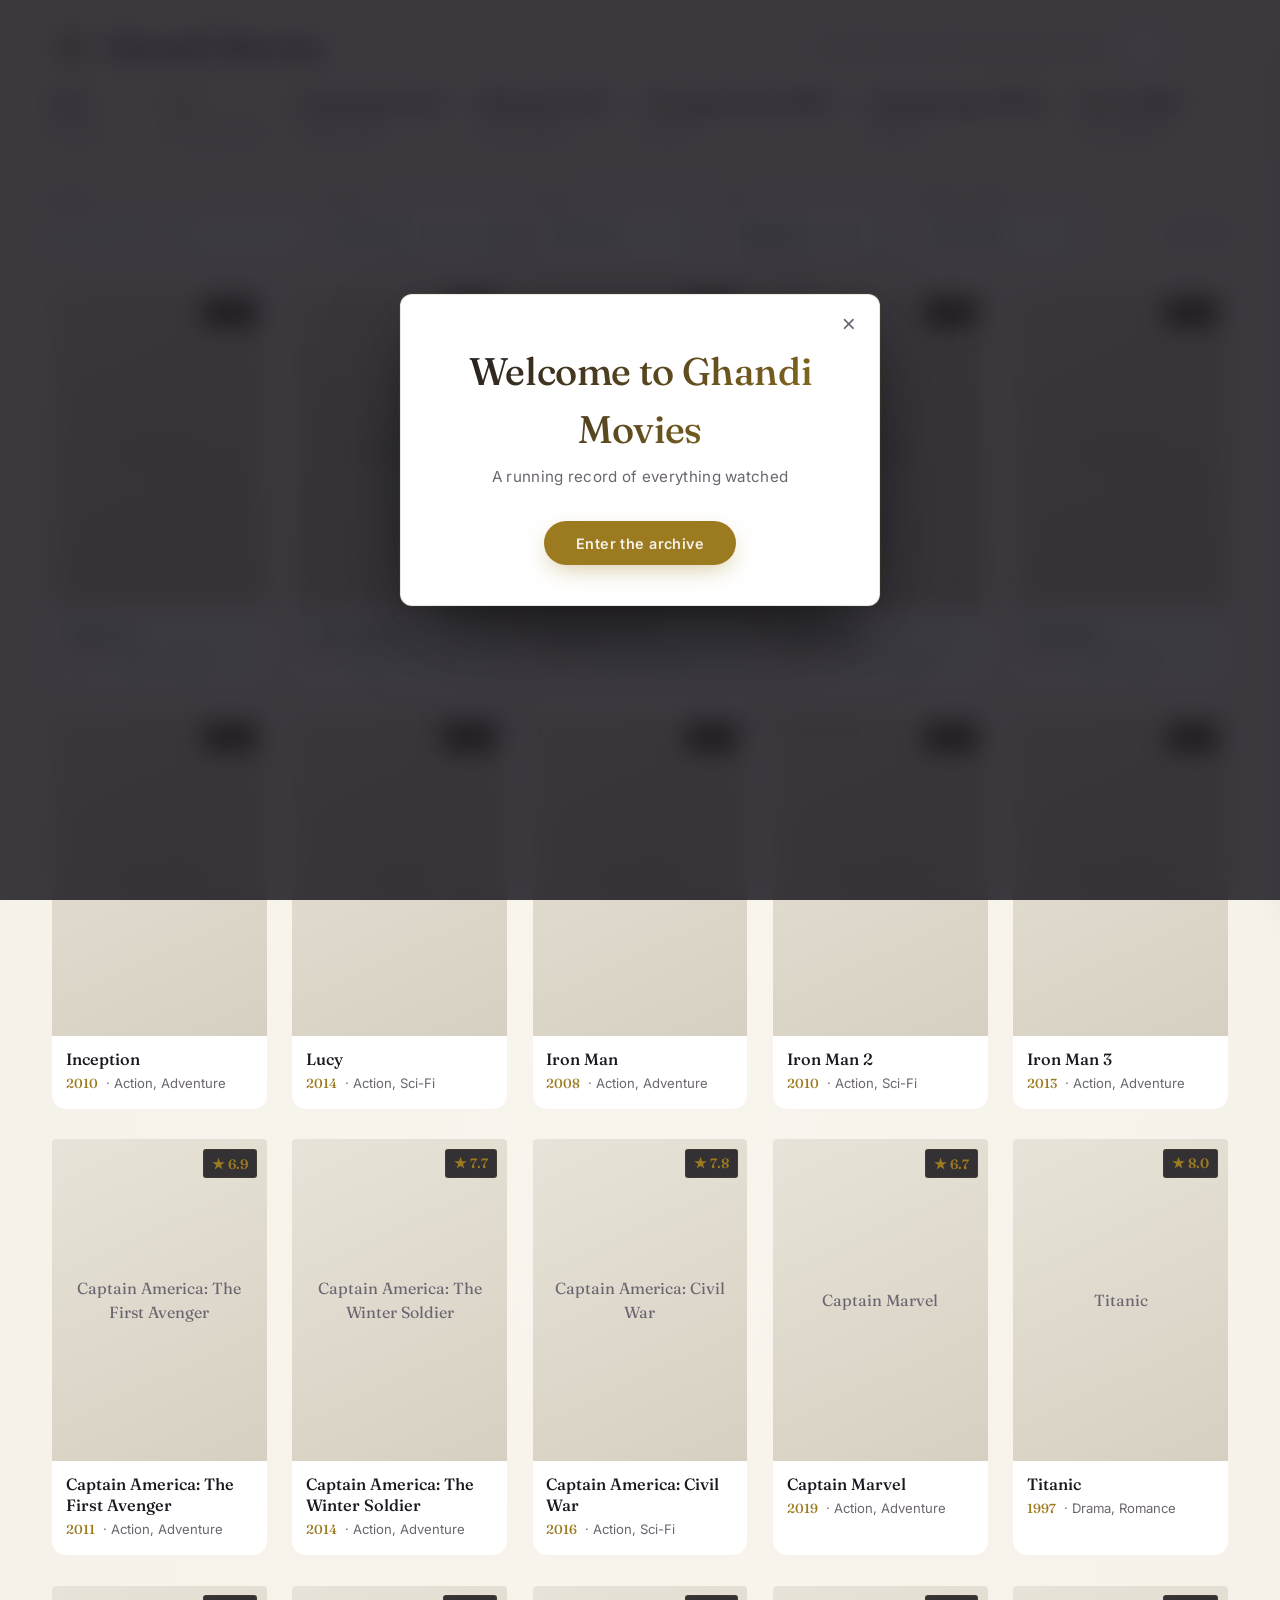
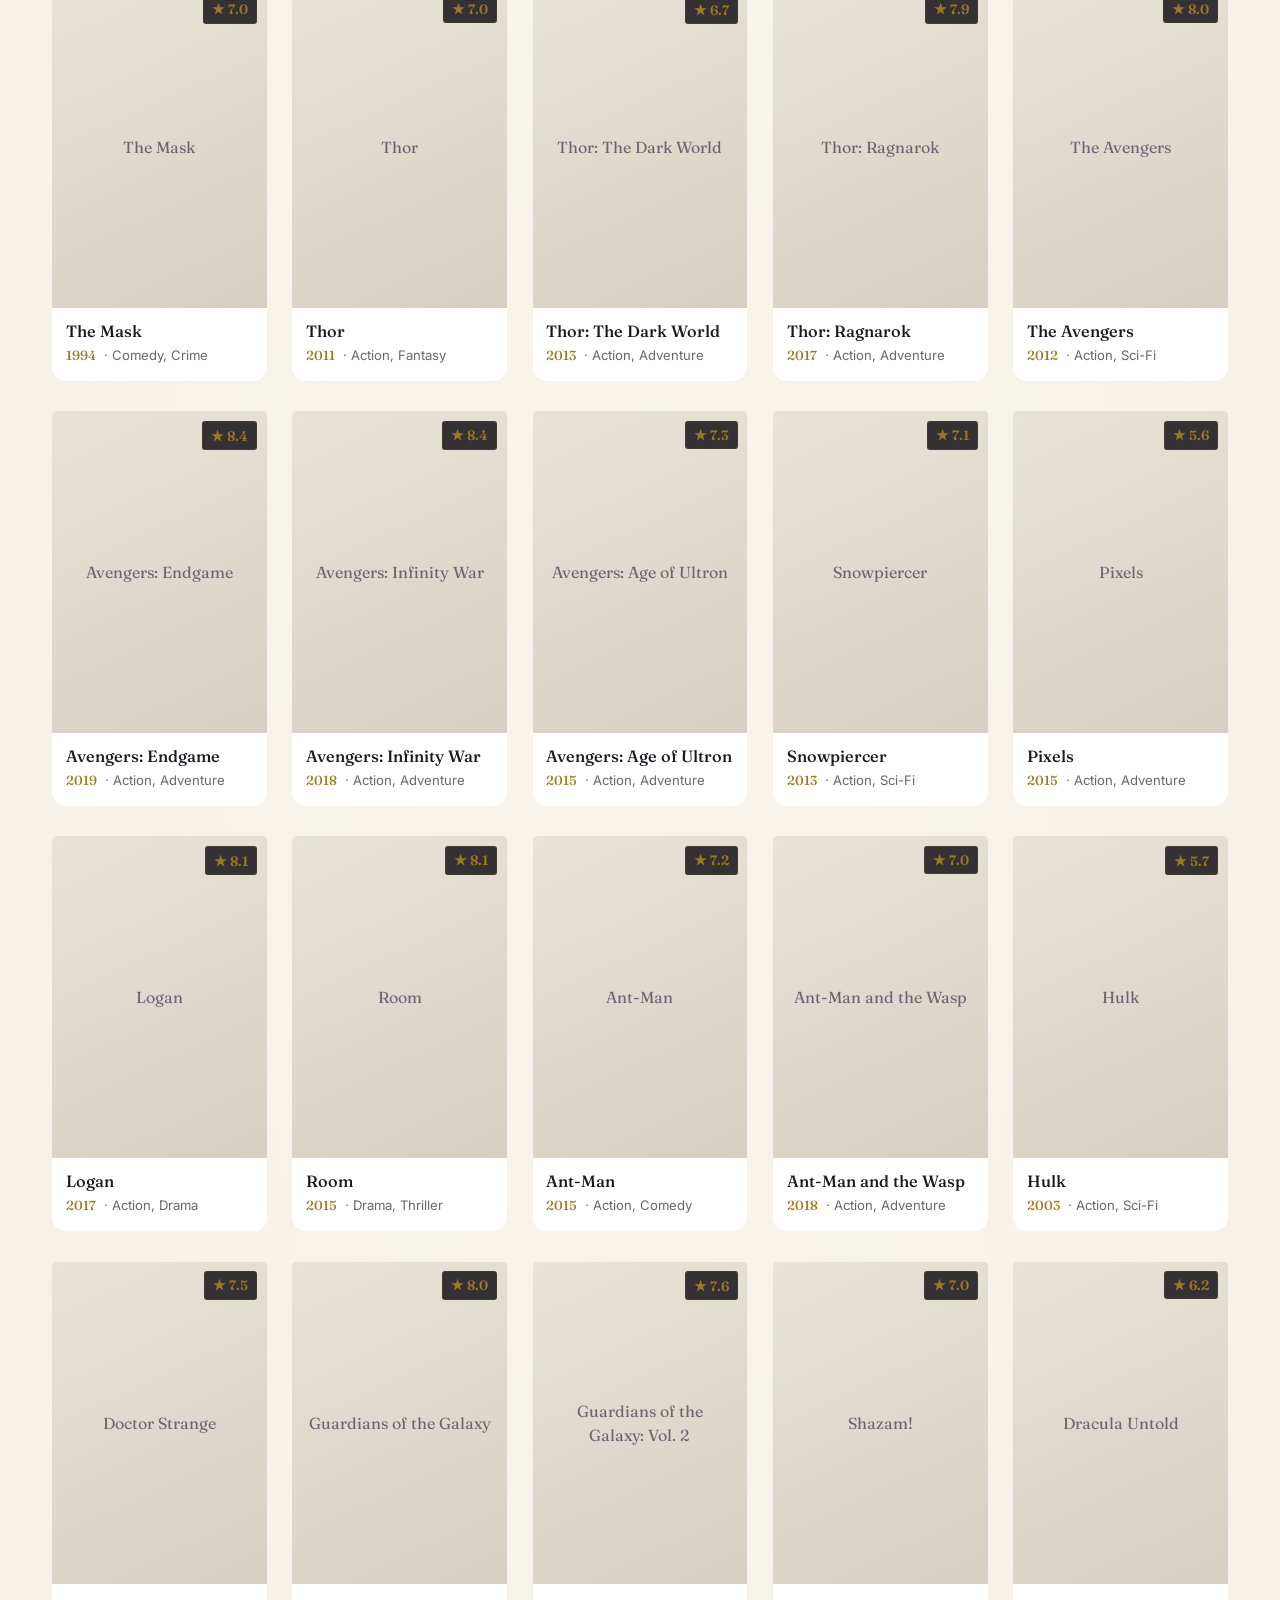
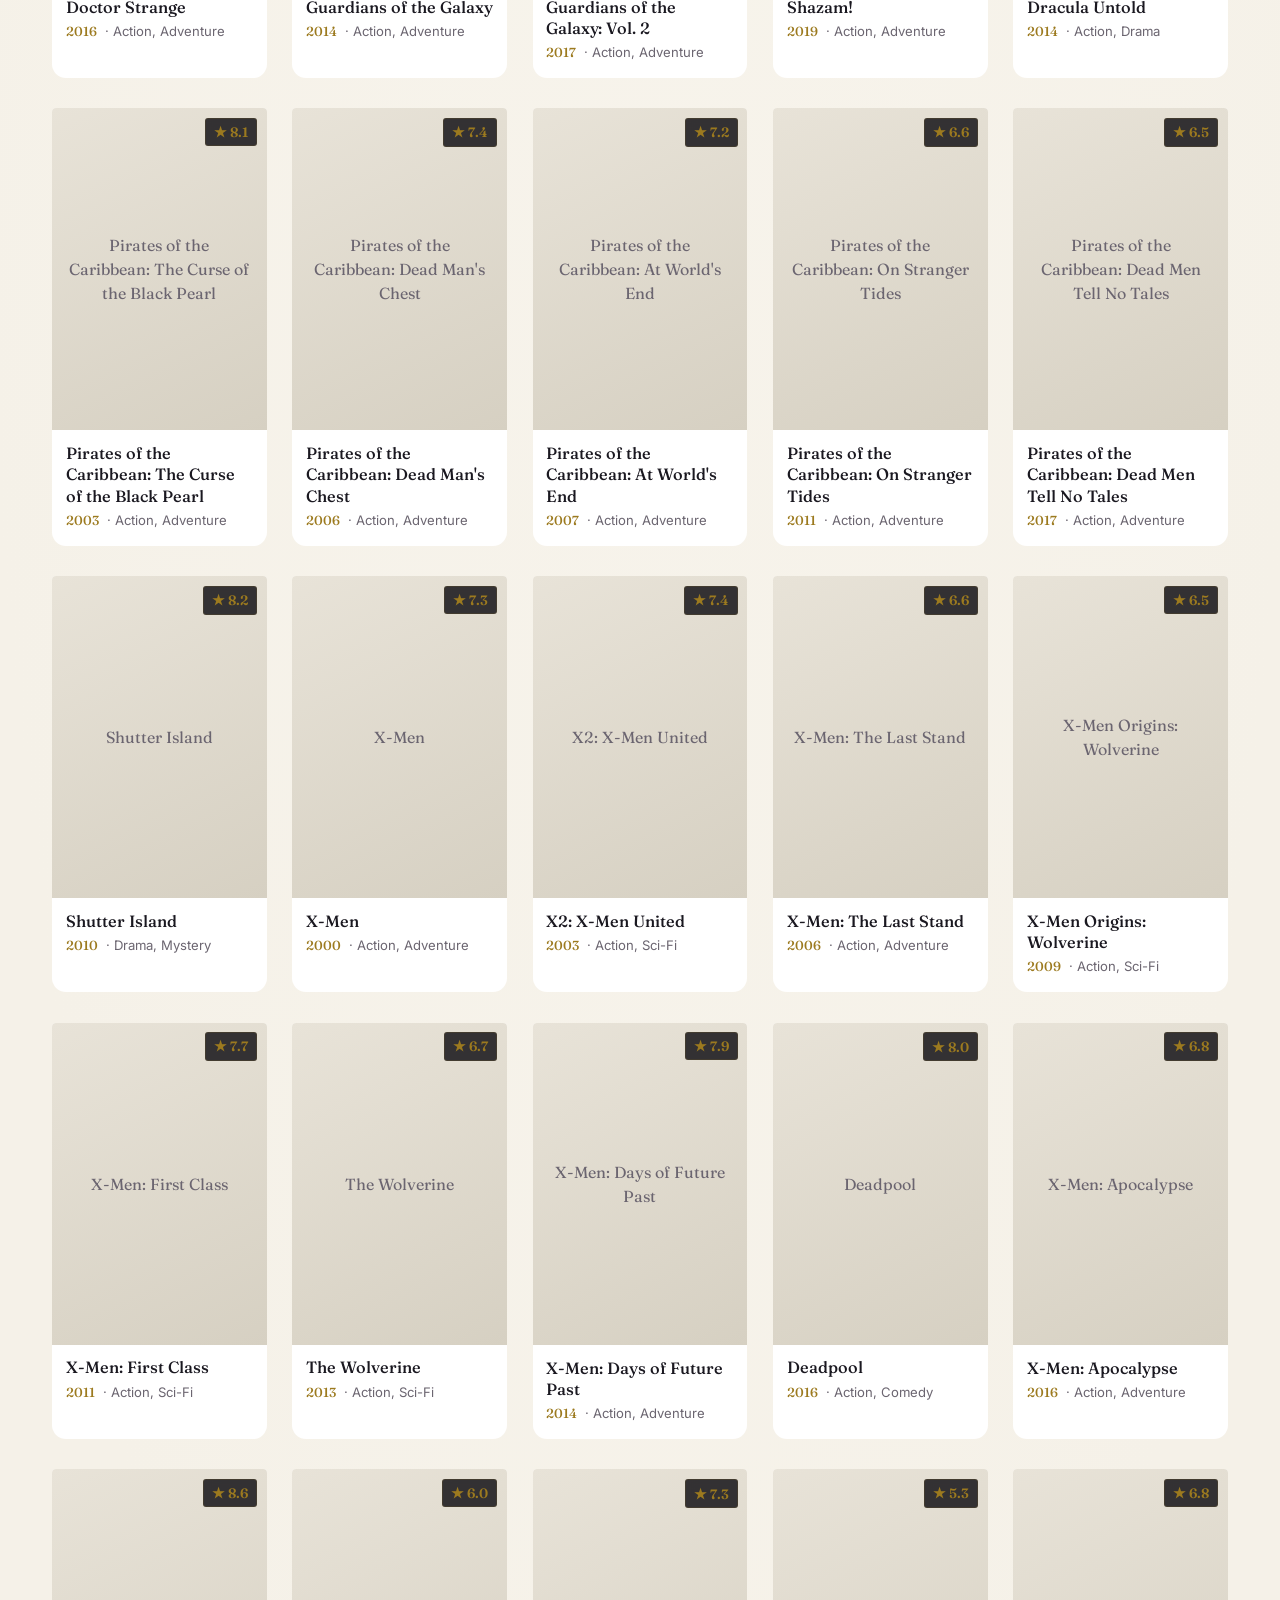
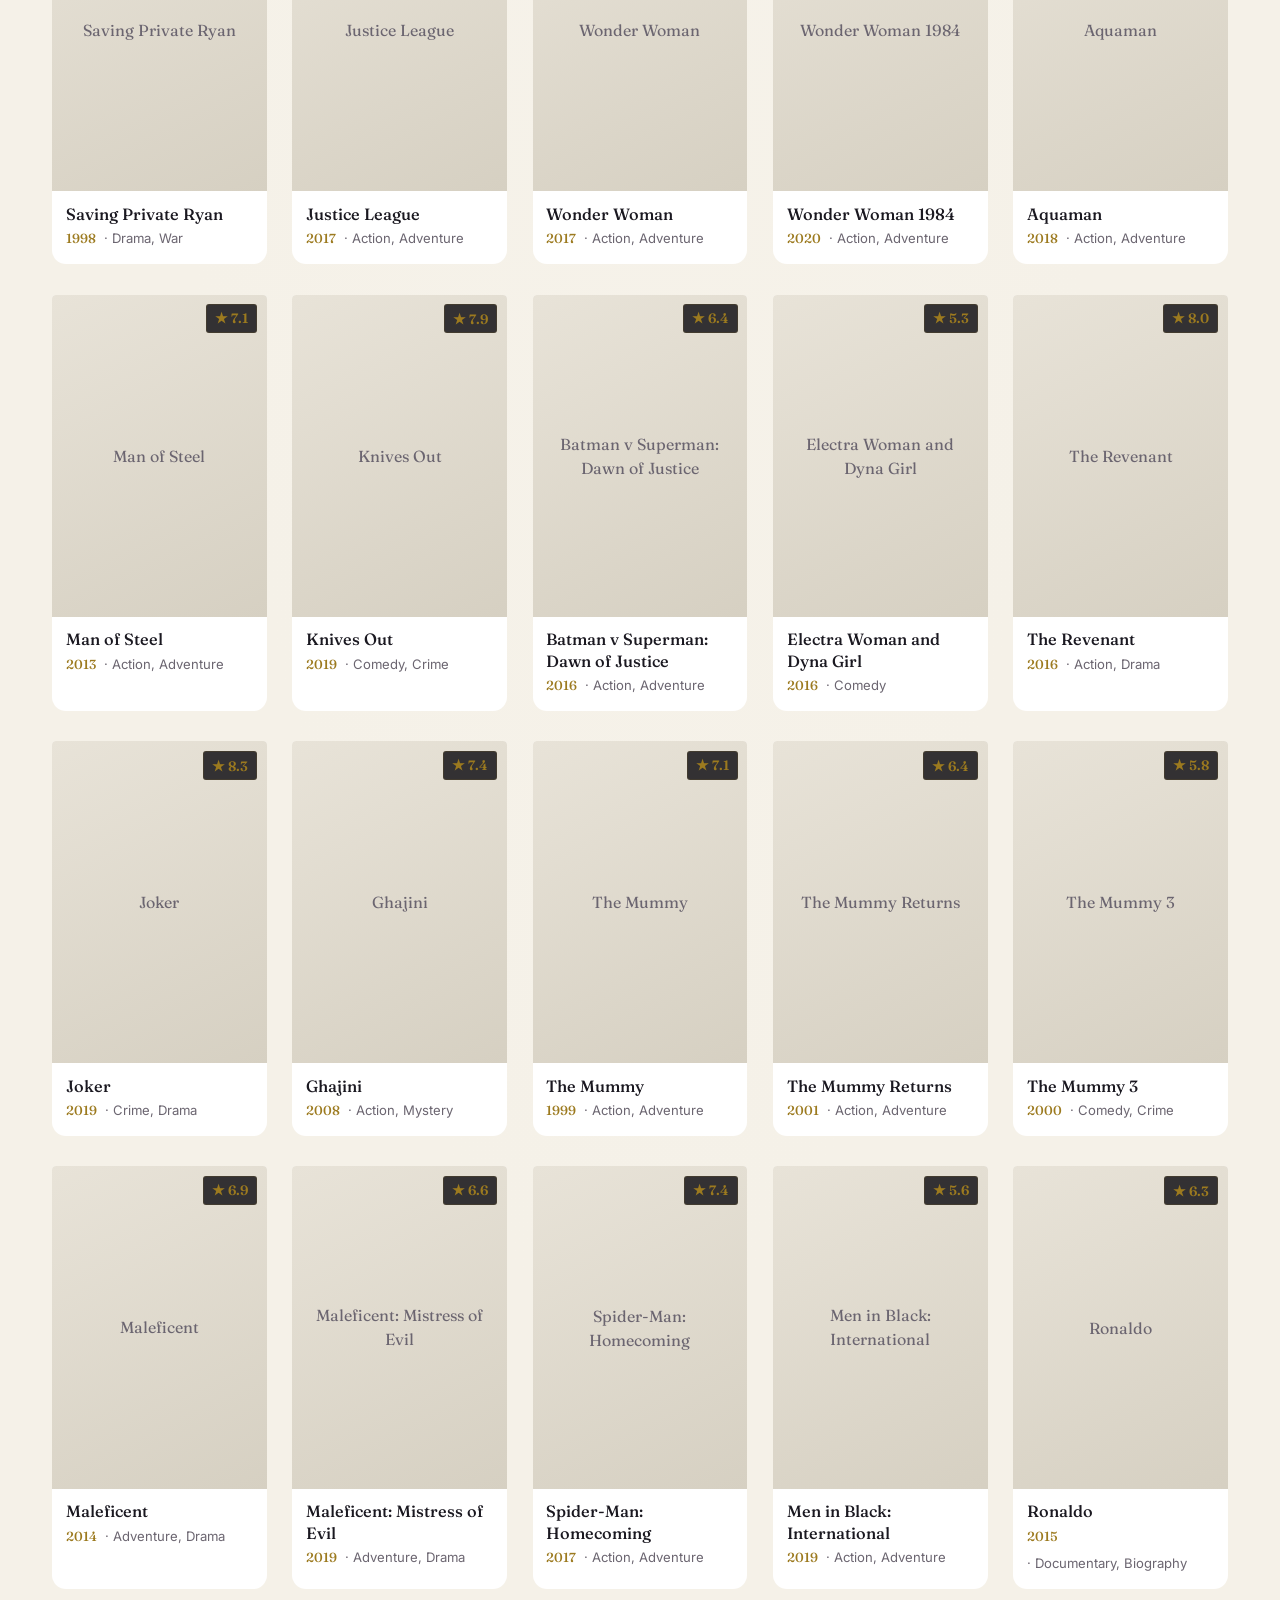
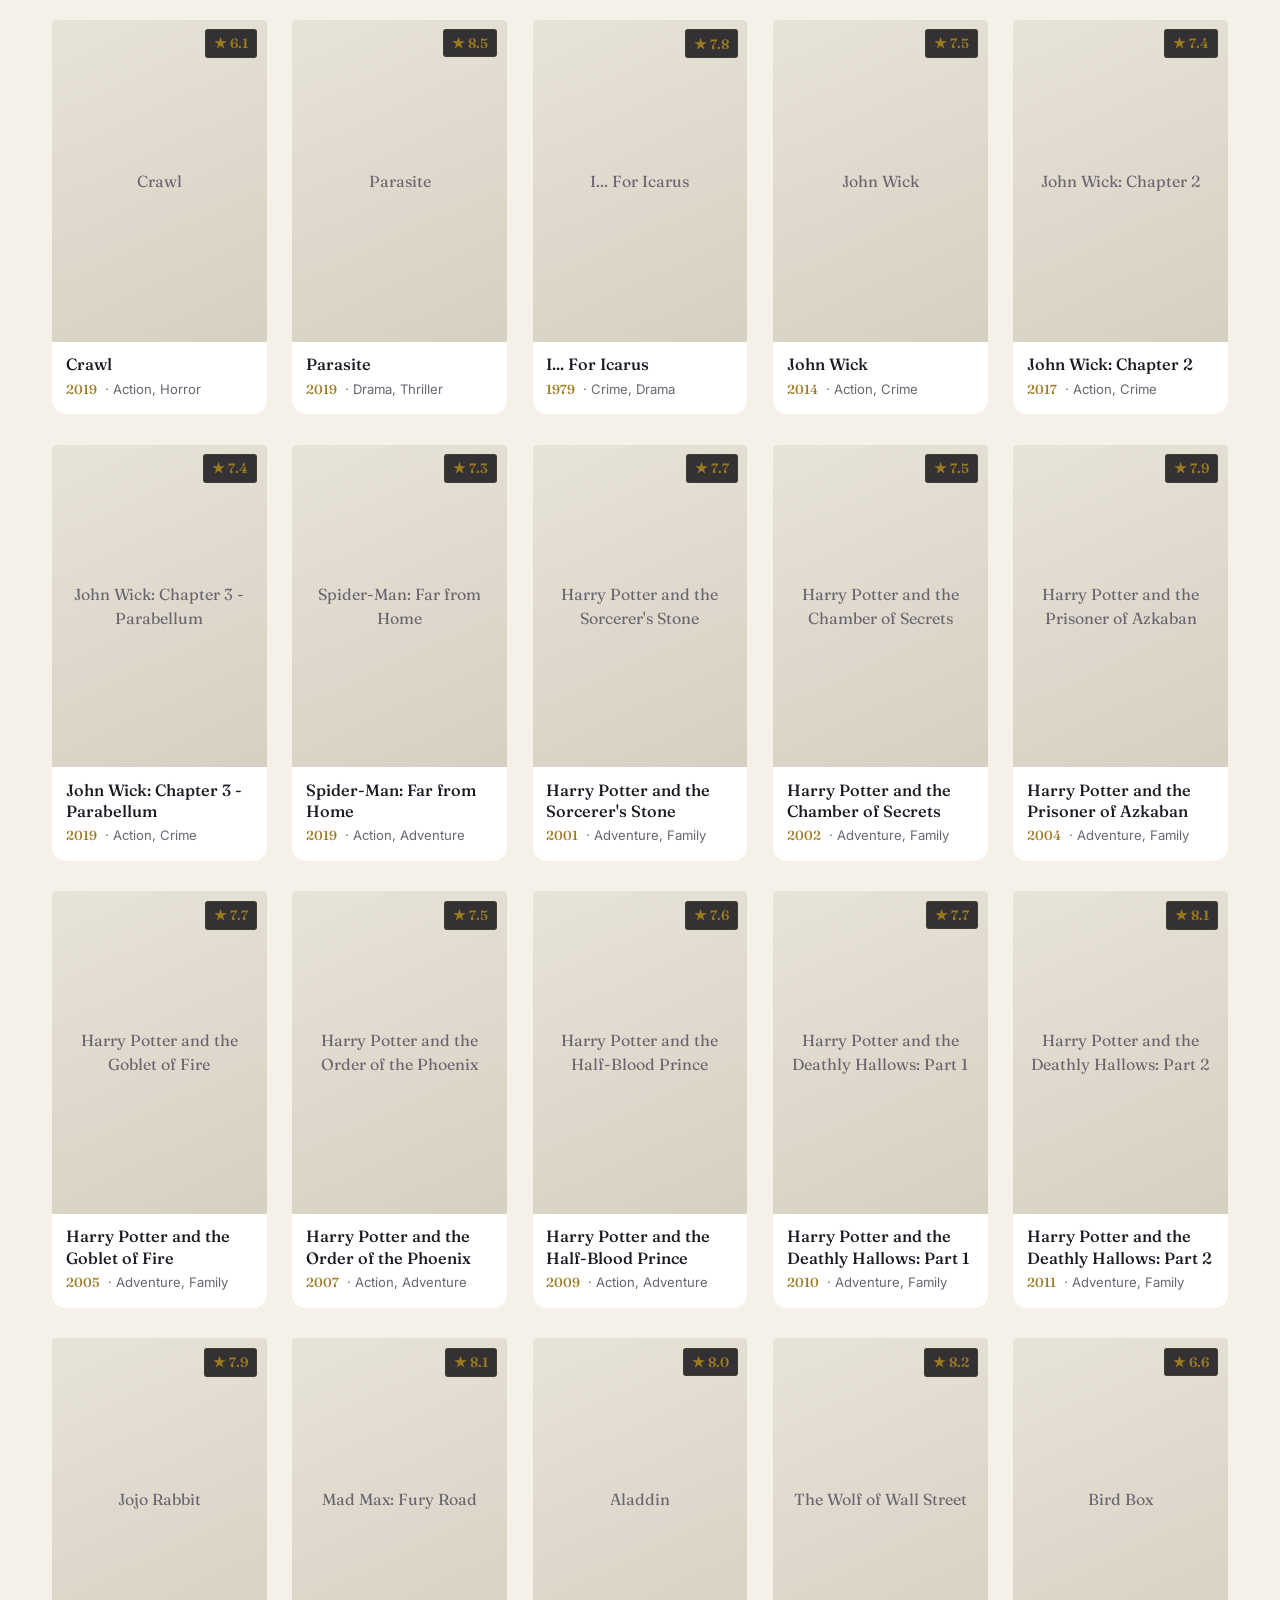
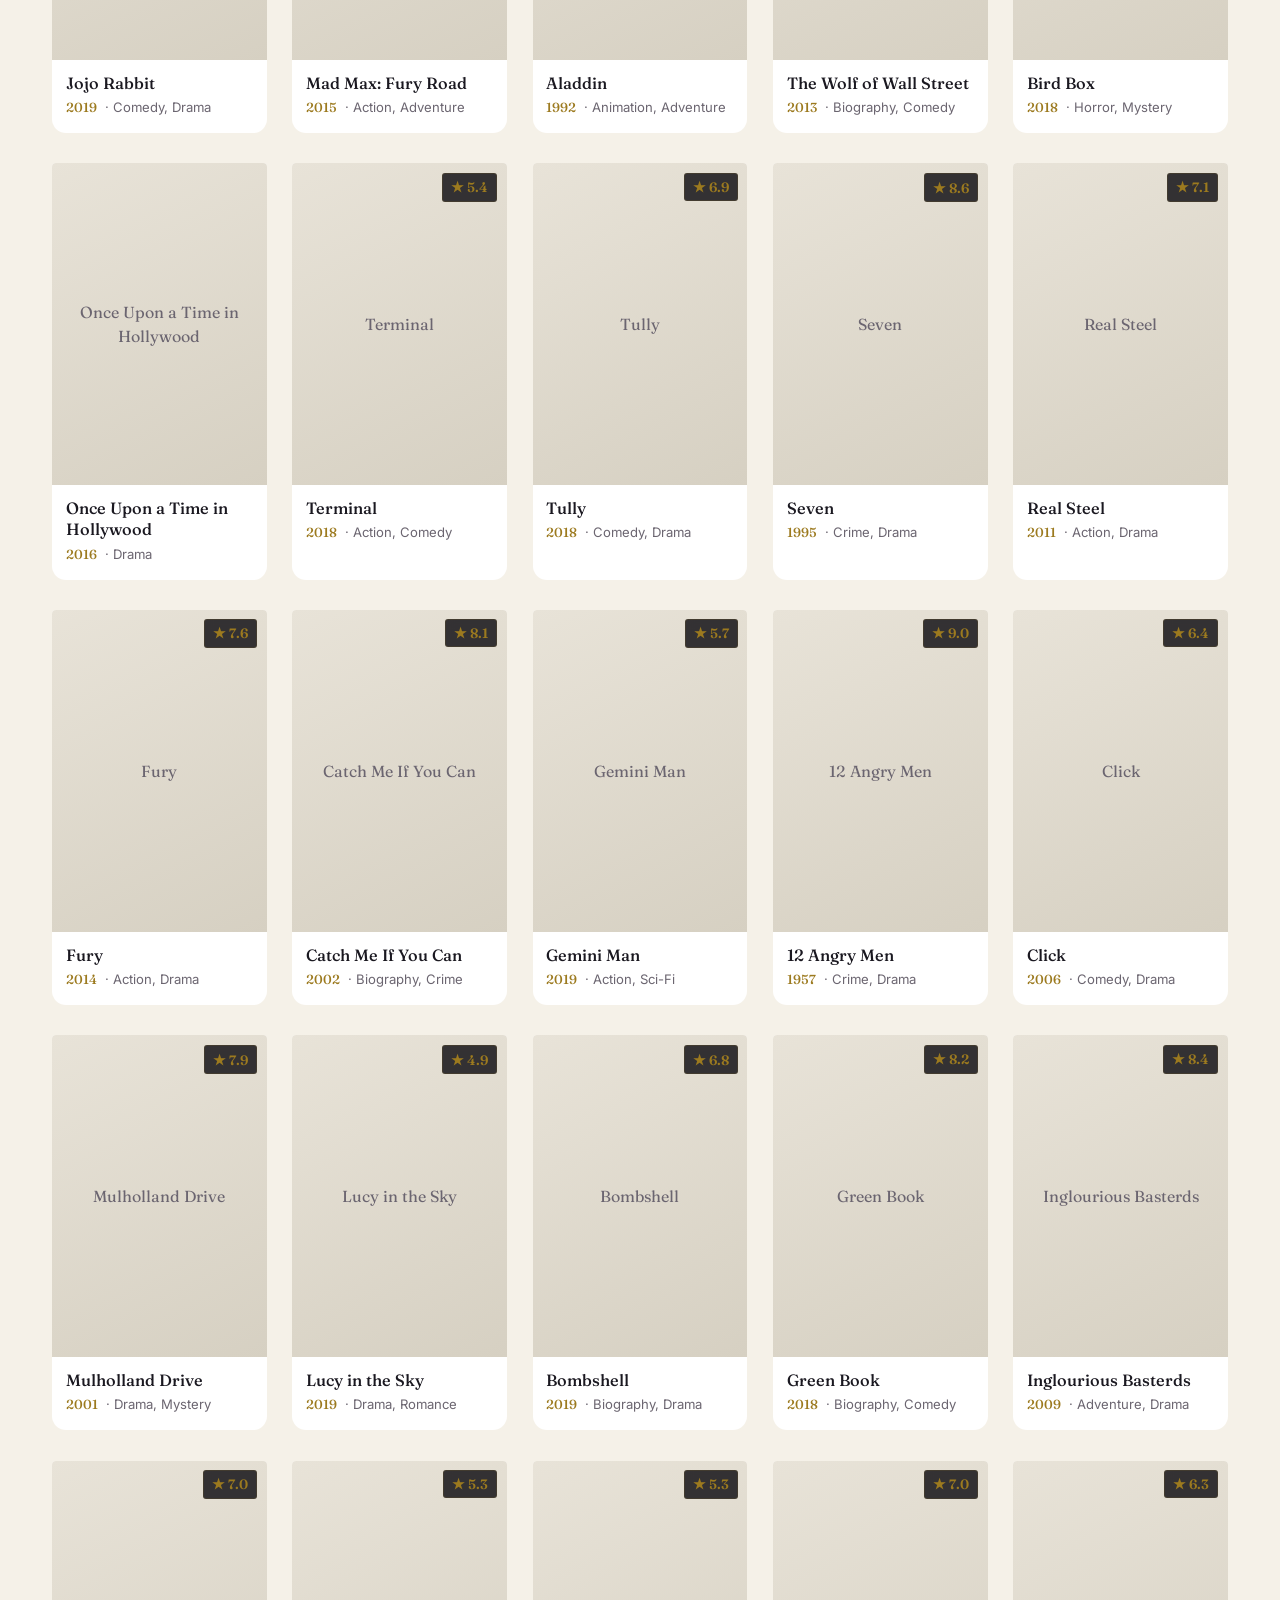
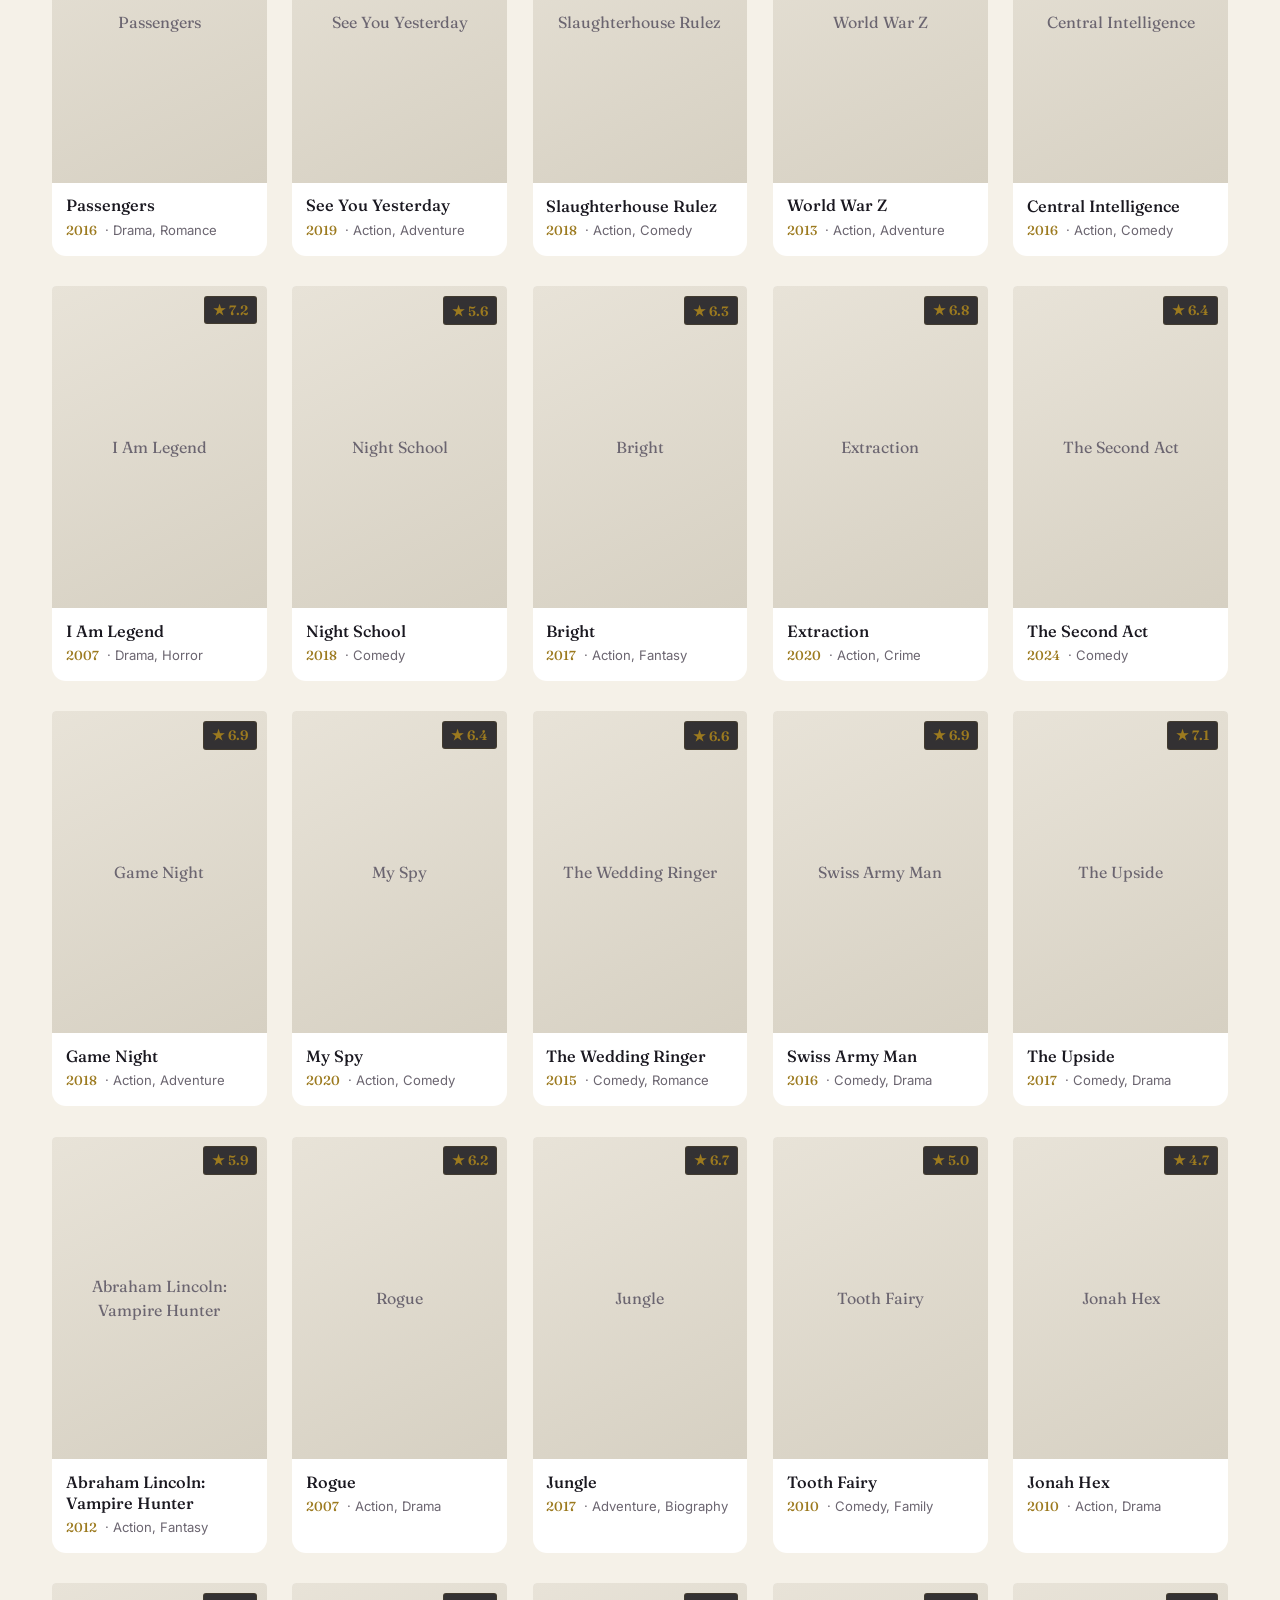
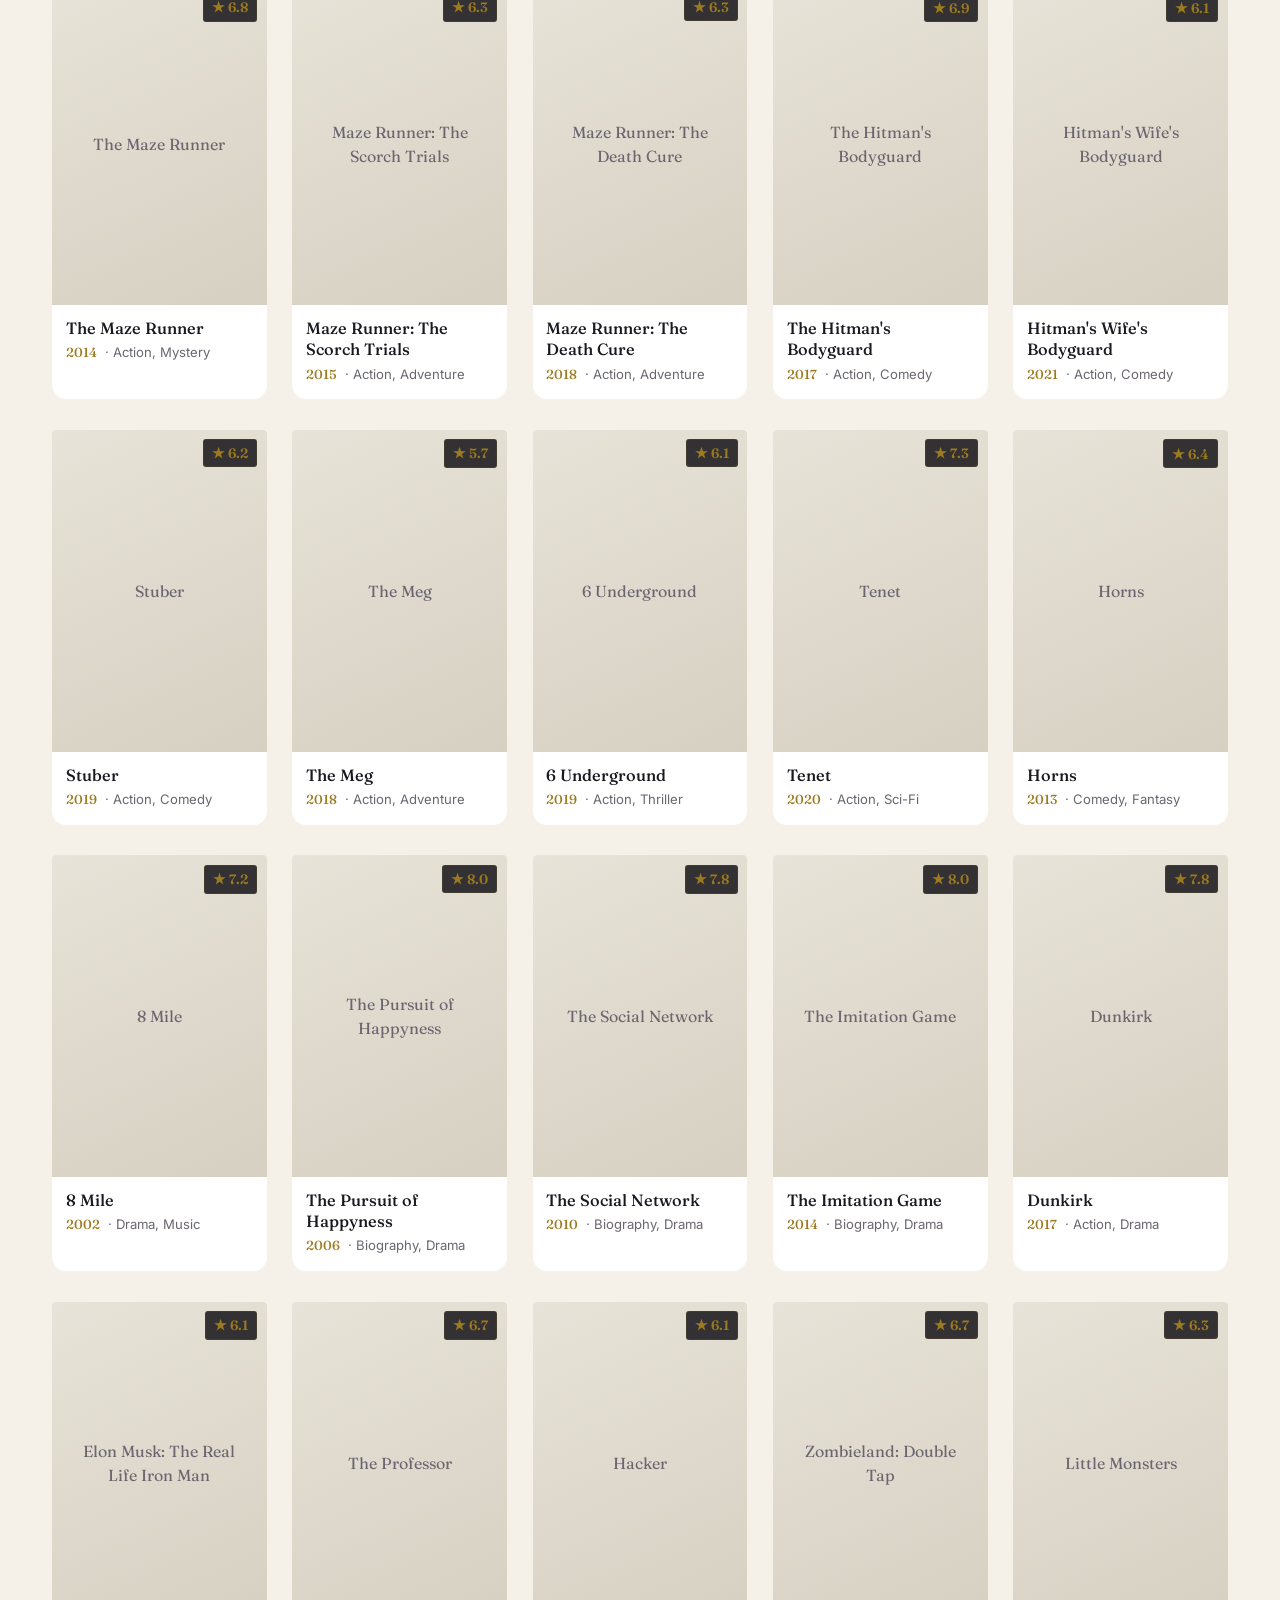
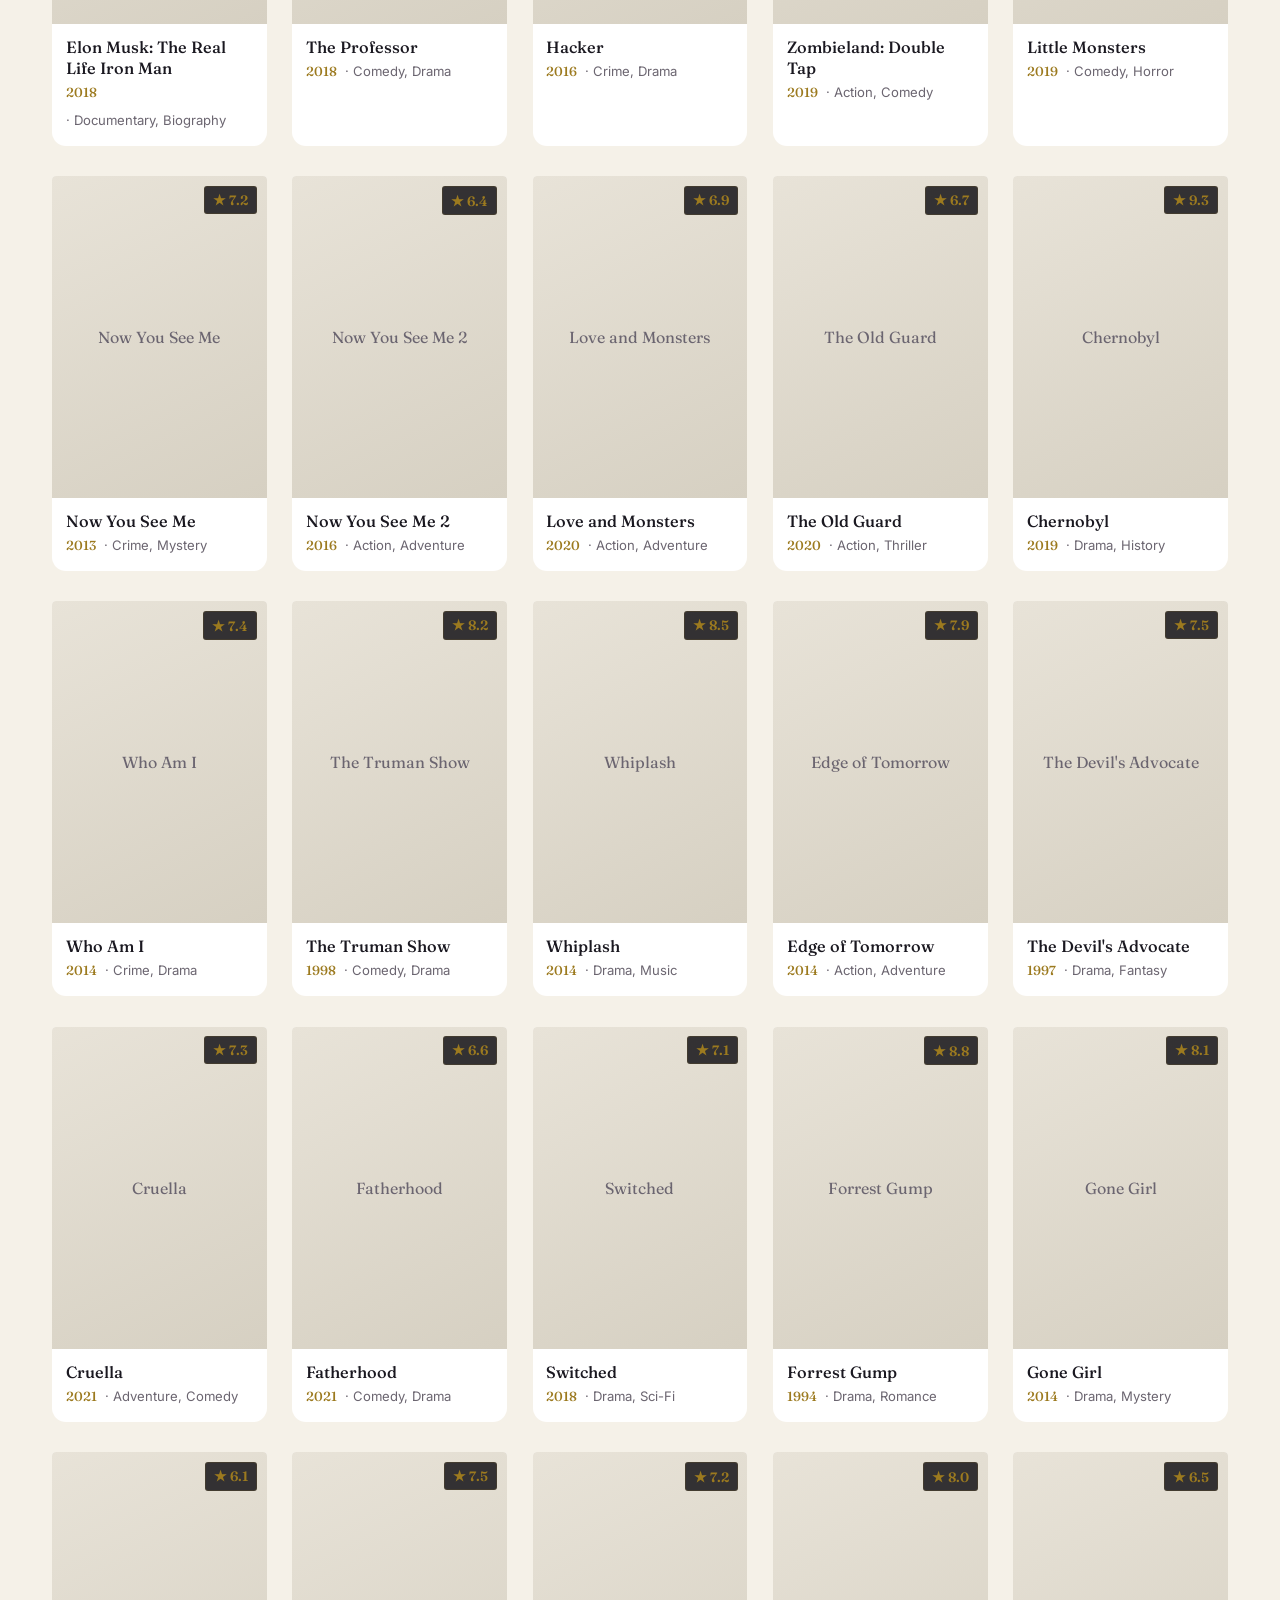
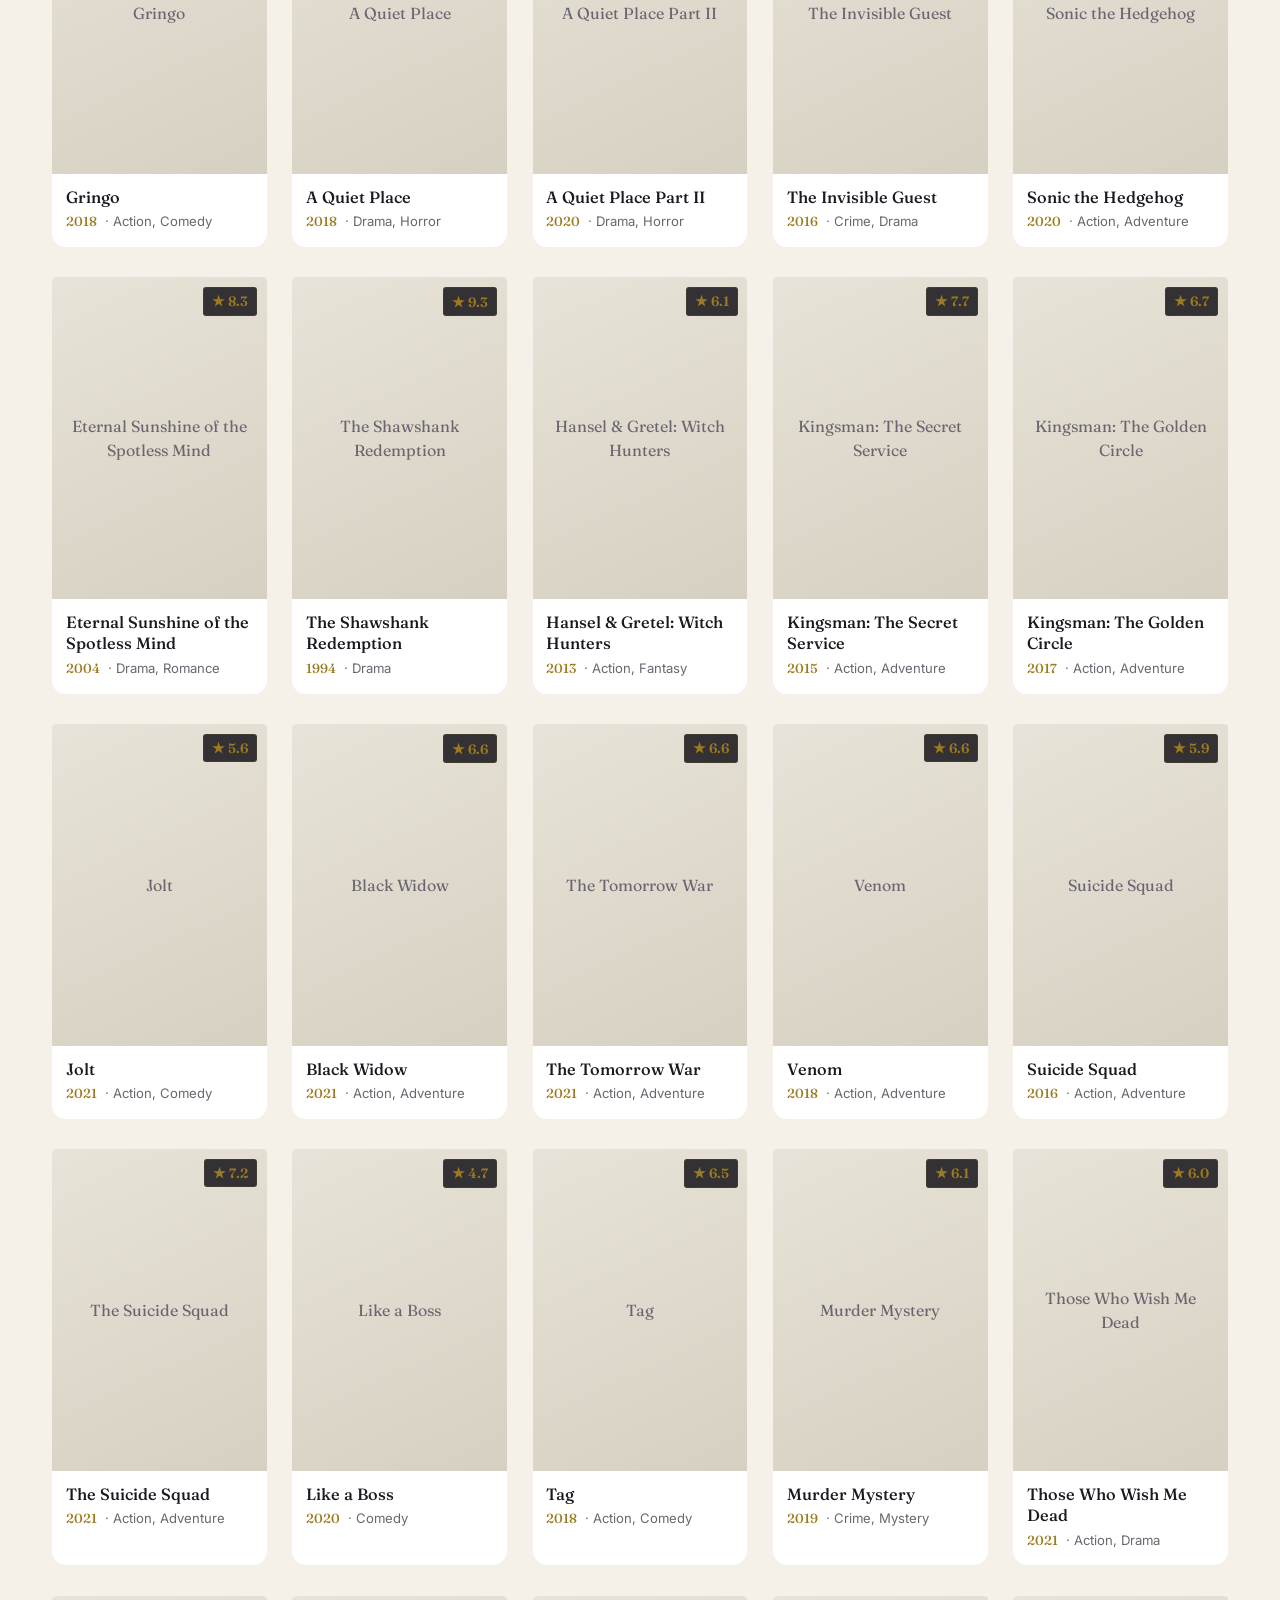
<file: index.html>
<!DOCTYPE html>
<html lang="en">
<head>
  <meta charset="UTF-8" />
  <meta name="viewport" content="width=device-width, initial-scale=1.0" />
  <title>GHANDI MOVIES — a personal film archive</title>
  <meta name="description" content="A personal, self-updating library of every film watched — built from a plain text list." />

  <!-- Favicon (small, pre-resized copies of logo.png — see logo-*.png) -->
  <link rel="icon" type="image/png" href="logo-32.png" />
  <link rel="apple-touch-icon" href="logo-180.png" />

  <!-- Prevent flash of wrong theme: must run before body renders -->
  <script>
    (function () {
      try {
        var saved = localStorage.getItem("theme");
        var prefersLight = window.matchMedia("(prefers-color-scheme: light)").matches;
        var theme = saved || (prefersLight ? "light" : "dark");
        document.documentElement.setAttribute("data-theme", theme);
      } catch (e) {
        document.documentElement.setAttribute("data-theme", "dark");
      }
    })();
  </script>

  <link rel="preconnect" href="https://fonts.googleapis.com">
  <link rel="preconnect" href="https://fonts.gstatic.com" crossorigin>
  <link href="https://fonts.googleapis.com/css2?family=Fraunces:opsz,wght@9..144,400;9..144,500;9..144,600&family=Inter:wght@400;500;600&display=swap" rel="stylesheet">

  <link rel="stylesheet" href="style.css" />
</head>
<body>

  <header class="site-header" id="site-header">
    <div class="header-inner">
      <a href="index.html" class="brand" aria-label="Ghandi Movies — Home">
        <img src="logo-64.png" alt="" class="brand-mark" aria-hidden="true" onerror="this.style.display='none'" />
        <h1 class="brand-name">Ghandi Movies</h1>
      </a>
      <div class="header-actions">
        <p class="brand-tagline">A running record of everything watched</p>
        <button class="theme-toggle" id="theme-toggle" aria-label="Toggle theme" type="button">
          <span class="theme-icon theme-icon-sun" aria-hidden="true">☀</span>
          <span class="theme-icon theme-icon-moon" aria-hidden="true">☾</span>
        </button>
        <button class="hamburger-toggle" id="hamburger-toggle" aria-label="Open menu" aria-expanded="false" aria-controls="nav-drawer" type="button">
          <span class="hamburger-bar"></span>
          <span class="hamburger-bar"></span>
          <span class="hamburger-bar"></span>
        </button>
      </div>
    </div>

    <div class="stats-strip" id="stats-strip" aria-live="polite">
      <!-- filled in by script.js -->
    </div>
  </header>

  <nav class="nav-drawer" id="nav-drawer" data-open="false" aria-label="Main navigation">
    <div class="nav-drawer-backdrop" id="nav-drawer-backdrop"></div>
    <div class="nav-drawer-panel">
      <button class="nav-drawer-close" id="nav-drawer-close" aria-label="Close menu" type="button">&times;</button>
      <ul class="nav-drawer-list">
        <li><a href="index.html" aria-current="page">Home</a></li>
        <li><a href="status.html">My Status</a></li>
        <li><a href="watchlist.html">Watchlist &amp; Rewatchs</a></li>
        <li><a href="collection.html">Collection</a></li>
        <li><a href="random.html">Pick a Random Movie</a></li>
        <li><a href="about.html">About &amp; Credits</a></li>
      </ul>
    </div>
  </nav>

  <main>

    <section class="controls" id="controls" aria-label="Sort and filter">

      <div class="control-group search-group">
        <label for="search-input">Search</label>
        <input
          type="search"
          id="search-input"
          placeholder="Title, cast, director…"
          autocomplete="off"
          spellcheck="false"
        />
      </div>

      <div class="control-group">
        <label for="sort-select">Sort by</label>
        <select id="sort-select">
          <option value="my-order">My order</option>
          <option value="rating-desc">Rating — high to low</option>
          <option value="rating-asc">Rating — low to high</option>
          <option value="year-desc">Year — newest first</option>
          <option value="year-asc">Year — oldest first</option>
          <option value="alpha-asc">Title A → Z</option>
          <option value="alpha-desc">Title Z → A</option>
        </select>
      </div>

      <div class="control-group">
        <label for="genre-select">Genre</label>
        <select id="genre-select">
          <option value="all">All genres</option>
        </select>
      </div>

      <div class="control-group">
        <label for="year-select">Year</label>
        <select id="year-select">
          <option value="all">All years</option>
        </select>
      </div>

      <div class="control-group">
        <label for="rating-select">Minimum rating</label>
        <select id="rating-select">
          <option value="0">Any rating</option>
          <option value="9">9.0+</option>
          <option value="8">8.0+</option>
          <option value="7">7.0+</option>
          <option value="6">6.0+</option>
          <option value="5">5.0+</option>
        </select>
      </div>

      <p class="result-count" id="result-count"></p>
    </section>

    <section aria-label="Movie collection">
      <div class="movie-grid" id="movie-grid">
        <!-- movie cards injected by script.js -->
      </div>

      <div class="empty-state" id="empty-state" hidden>
        <h2>Nothing here yet</h2>
        <p id="empty-state-message">
          Add titles to <code>movies.txt</code> and run the update workflow to populate this archive.
        </p>
      </div>
    </section>

  </main>

  <footer class="site-footer">
    <p>Data from <a href="https://www.omdbapi.com/" target="_blank" rel="noopener noreferrer">OMDb API</a>. Generated automatically — no browser API calls.</p>
  </footer>

  <!-- Back to top -->
  <button id="back-to-top" aria-label="Back to top" type="button" hidden>
    <svg width="20" height="20" viewBox="0 0 24 24" fill="none" stroke="currentColor" stroke-width="2.5" stroke-linecap="round" stroke-linejoin="round" aria-hidden="true">
      <path d="M12 19V5M5 12l7-7 7 7"/>
    </svg>
  </button>

  <!-- Welcome overlay -->
  <div class="welcome-overlay" id="welcome-overlay" hidden>
    <div class="welcome-card" role="dialog" aria-modal="true" aria-labelledby="welcome-title">
      <button class="welcome-close" id="welcome-close" aria-label="Close" type="button">&times;</button>
      <h2 class="welcome-title" id="welcome-title">Welcome to Ghandi Movies</h2>
      <p class="welcome-subtitle">A running record of everything watched</p>
      <button class="welcome-cta" id="welcome-cta" type="button">Enter the archive</button>
    </div>
  </div>

  <!-- Card detail overlay -->
  <div class="detail-overlay" id="detail-overlay" hidden>
    <div class="detail-card" role="dialog" aria-modal="true" aria-labelledby="detail-title">
      <button class="detail-close" id="detail-close" aria-label="Close" type="button">&times;</button>
      <div class="detail-body" id="detail-body"></div>
    </div>
  </div>

  <script src="common.js"></script>
  <script src="script.js"></script>
</body>
</html>
</file>
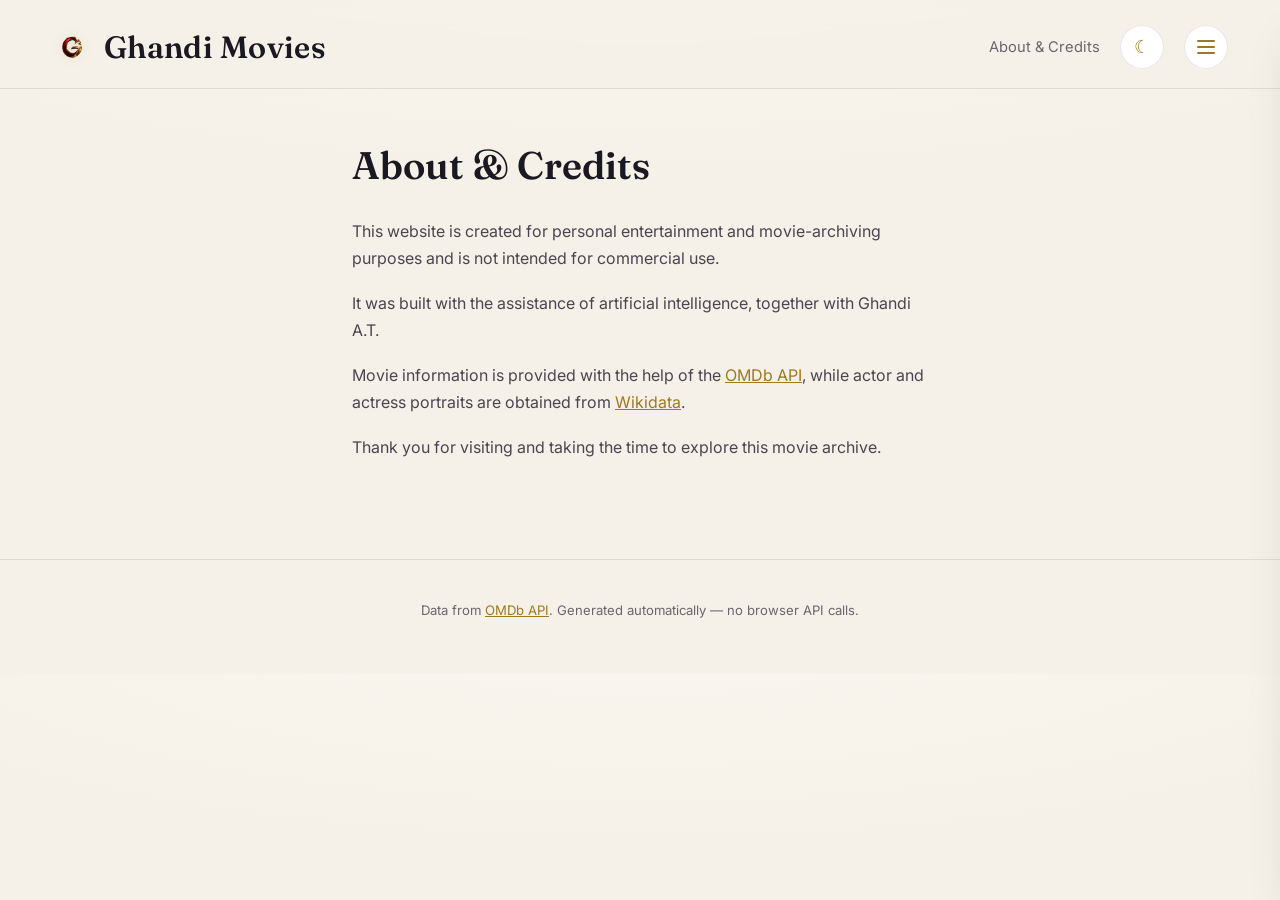
<file: about.html>
<!DOCTYPE html>
<html lang="en">
<head>
  <meta charset="UTF-8" />
  <meta name="viewport" content="width=device-width, initial-scale=1.0" />
  <title>About &amp; Credits — Ghandi Movies</title>
  <meta name="description" content="About the Ghandi Movies personal archive." />

  <link rel="icon" type="image/png" href="logo-32.png" />
  <link rel="apple-touch-icon" href="logo-180.png" />

  <script>
    (function () {
      try {
        var saved = localStorage.getItem("theme");
        var prefersLight = window.matchMedia("(prefers-color-scheme: light)").matches;
        var theme = saved || (prefersLight ? "light" : "dark");
        document.documentElement.setAttribute("data-theme", theme);
      } catch (e) {
        document.documentElement.setAttribute("data-theme", "dark");
      }
    })();
  </script>

  <link rel="preconnect" href="https://fonts.googleapis.com">
  <link rel="preconnect" href="https://fonts.gstatic.com" crossorigin>
  <link href="https://fonts.googleapis.com/css2?family=Fraunces:opsz,wght@9..144,400;9..144,500;9..144,600&family=Inter:wght@400;500;600&display=swap" rel="stylesheet">

  <link rel="stylesheet" href="style.css" />
</head>
<body>

  <header class="site-header" id="site-header">
    <div class="header-inner">
      <a href="index.html" class="brand" aria-label="Ghandi Movies — Home">
        <img src="logo-64.png" alt="" class="brand-mark" aria-hidden="true" onerror="this.style.display='none'" />
        <h1 class="brand-name">Ghandi Movies</h1>
      </a>
      <div class="header-actions">
        <p class="brand-tagline">About &amp; Credits</p>
        <button class="theme-toggle" id="theme-toggle" aria-label="Toggle theme" type="button">
          <span class="theme-icon theme-icon-sun" aria-hidden="true">☀</span>
          <span class="theme-icon theme-icon-moon" aria-hidden="true">☾</span>
        </button>
        <button class="hamburger-toggle" id="hamburger-toggle" aria-label="Open menu" aria-expanded="false" aria-controls="nav-drawer" type="button">
          <span class="hamburger-bar"></span>
          <span class="hamburger-bar"></span>
          <span class="hamburger-bar"></span>
        </button>
      </div>
    </div>
  </header>

  <nav class="nav-drawer" id="nav-drawer" data-open="false" aria-label="Main navigation">
    <div class="nav-drawer-backdrop" id="nav-drawer-backdrop"></div>
    <div class="nav-drawer-panel">
      <button class="nav-drawer-close" id="nav-drawer-close" aria-label="Close menu" type="button">&times;</button>
      <ul class="nav-drawer-list">
        <li><a href="index.html">Home</a></li>
        <li><a href="status.html">My Status</a></li>
        <li><a href="watchlist.html">Watchlist &amp; Rewatchs</a></li>
        <li><a href="collection.html">Collection</a></li>
        <li><a href="random.html">Pick a Random Movie</a></li>
        <li><a href="about.html" aria-current="page">About &amp; Credits</a></li>
      </ul>
    </div>
  </nav>

  <main>
    <section class="about-page">
      <h1>About &amp; Credits</h1>

      <p>
        This website is created for personal entertainment and movie-archiving purposes
        and is not intended for commercial use.
      </p>

      <p>
        It was built with the assistance of artificial intelligence, together with
        Ghandi A.T.
      </p>

      <p>
        Movie information is provided with the help of the
        <a href="https://www.omdbapi.com/" target="_blank" rel="noopener noreferrer">OMDb API</a>,
        while actor and actress portraits are obtained from
        <a href="https://www.wikidata.org/" target="_blank" rel="noopener noreferrer">Wikidata</a>.
      </p>

      <p>Thank you for visiting and taking the time to explore this movie archive.</p>
    </section>
  </main>

  <footer class="site-footer">
    <p>Data from <a href="https://www.omdbapi.com/" target="_blank" rel="noopener noreferrer">OMDb API</a>. Generated automatically — no browser API calls.</p>
  </footer>

  <script src="common.js"></script>
</body>
</html>
</file>
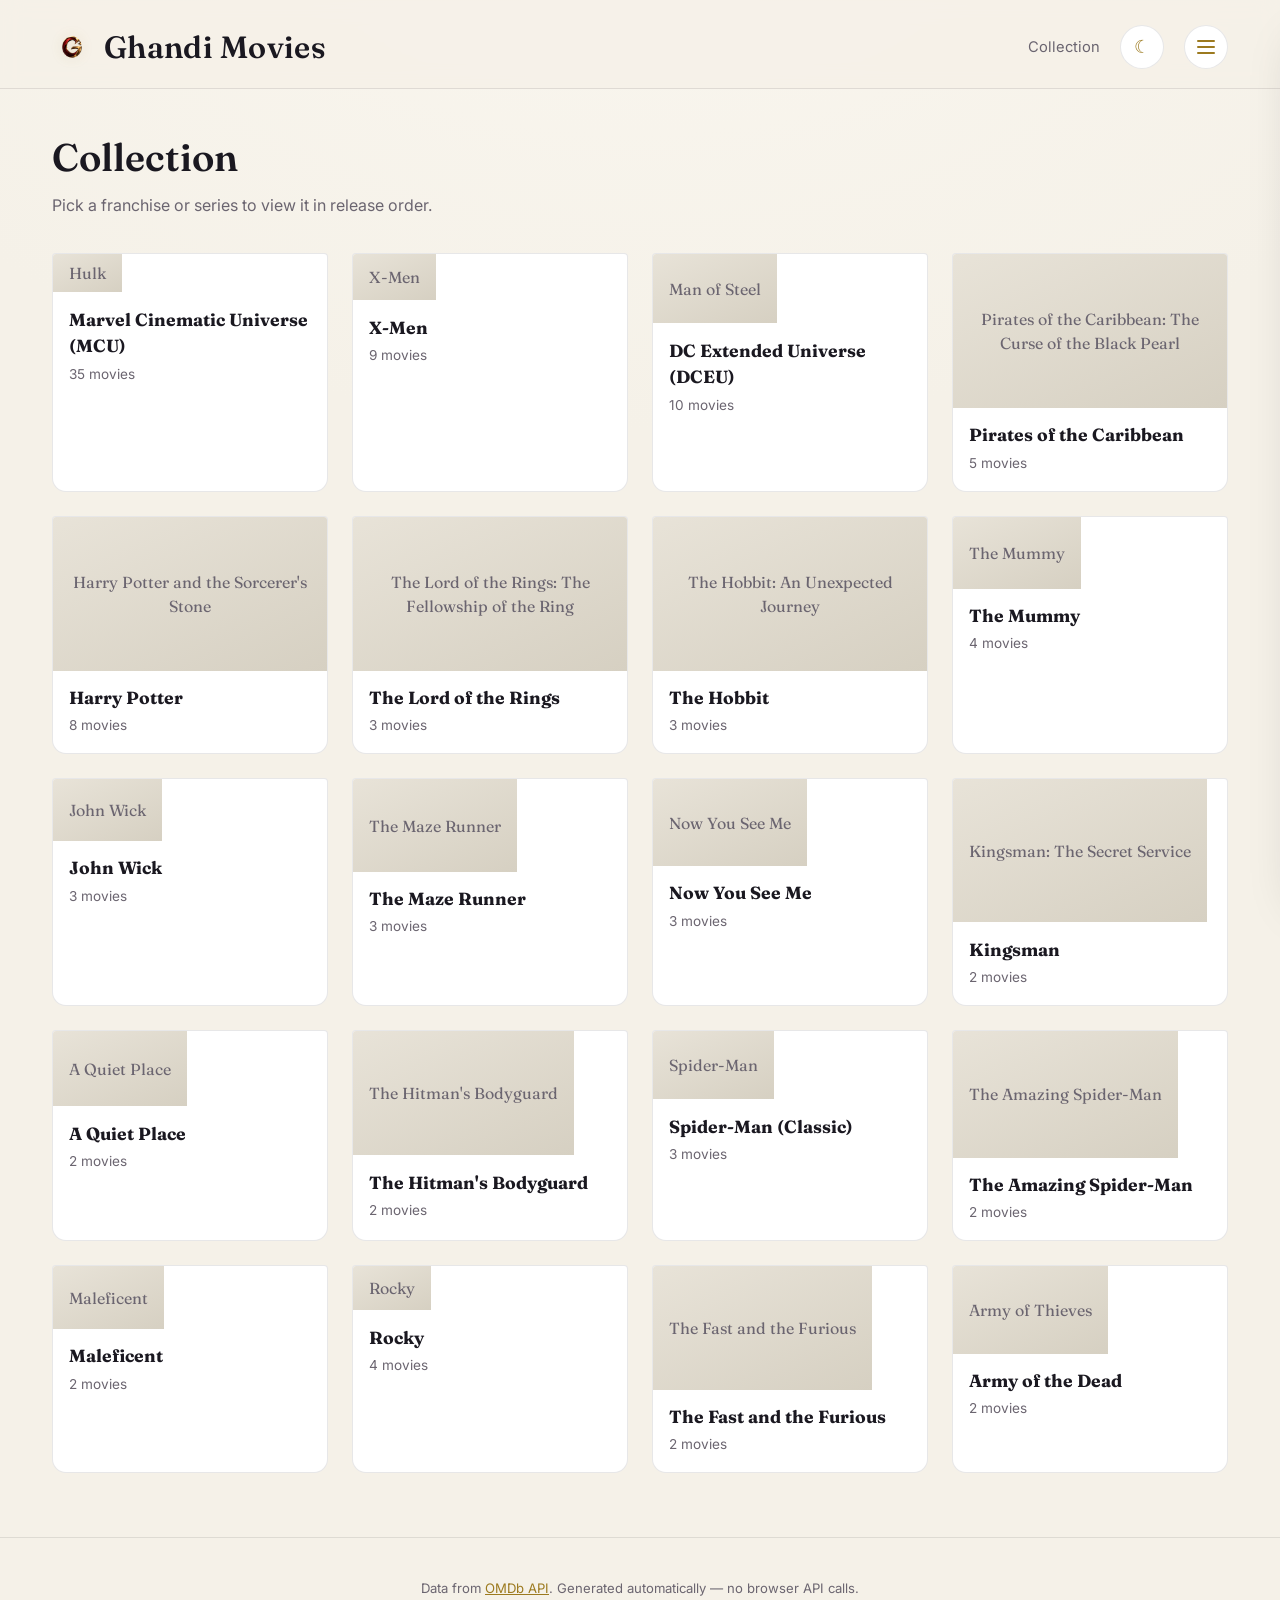
<file: collection.html>
<!DOCTYPE html>
<html lang="en">
<head>
  <meta charset="UTF-8" />
  <meta name="viewport" content="width=device-width, initial-scale=1.0" />
  <title>Collection — Ghandi Movies</title>
  <meta name="description" content="Movie franchises and series, loaded from collections.txt, sorted chronologically." />

  <link rel="icon" type="image/png" href="logo-32.png" />
  <link rel="apple-touch-icon" href="logo-180.png" />

  <script>
    (function () {
      try {
        var saved = localStorage.getItem("theme");
        var prefersLight = window.matchMedia("(prefers-color-scheme: light)").matches;
        var theme = saved || (prefersLight ? "light" : "dark");
        document.documentElement.setAttribute("data-theme", theme);
      } catch (e) {
        document.documentElement.setAttribute("data-theme", "dark");
      }
    })();
  </script>

  <link rel="preconnect" href="https://fonts.googleapis.com">
  <link rel="preconnect" href="https://fonts.gstatic.com" crossorigin>
  <link href="https://fonts.googleapis.com/css2?family=Fraunces:opsz,wght@9..144,400;9..144,500;9..144,600&family=Inter:wght@400;500;600&display=swap" rel="stylesheet">

  <link rel="stylesheet" href="style.css" />
</head>
<body>

  <header class="site-header" id="site-header">
    <div class="header-inner">
      <a href="index.html" class="brand" aria-label="Ghandi Movies — Home">
        <img src="logo-64.png" alt="" class="brand-mark" aria-hidden="true" onerror="this.style.display='none'" />
        <h1 class="brand-name">Ghandi Movies</h1>
      </a>
      <div class="header-actions">
        <p class="brand-tagline">Collection</p>
        <button class="theme-toggle" id="theme-toggle" aria-label="Toggle theme" type="button">
          <span class="theme-icon theme-icon-sun" aria-hidden="true">☀</span>
          <span class="theme-icon theme-icon-moon" aria-hidden="true">☾</span>
        </button>
        <button class="hamburger-toggle" id="hamburger-toggle" aria-label="Open menu" aria-expanded="false" aria-controls="nav-drawer" type="button">
          <span class="hamburger-bar"></span>
          <span class="hamburger-bar"></span>
          <span class="hamburger-bar"></span>
        </button>
      </div>
    </div>
  </header>

  <nav class="nav-drawer" id="nav-drawer" data-open="false" aria-label="Main navigation">
    <div class="nav-drawer-backdrop" id="nav-drawer-backdrop"></div>
    <div class="nav-drawer-panel">
      <button class="nav-drawer-close" id="nav-drawer-close" aria-label="Close menu" type="button">&times;</button>
      <ul class="nav-drawer-list">
        <li><a href="index.html">Home</a></li>
        <li><a href="status.html">My Status</a></li>
        <li><a href="watchlist.html">Watchlist &amp; Rewatchs</a></li>
        <li><a href="collection.html" aria-current="page">Collection</a></li>
        <li><a href="random.html">Pick a Random Movie</a></li>
        <li><a href="about.html">About &amp; Credits</a></li>
      </ul>
    </div>
  </nav>

  <main>
    <section class="page-intro" id="collection-select-intro">
      <h1>Collection</h1>
      <p class="page-intro-sub">Pick a franchise or series to view it in release order.</p>
    </section>

    <!-- Collection picker -->
    <section id="collection-picker" aria-label="Choose a collection">
      <div class="collection-grid" id="collection-grid"></div>
      <div class="empty-state" id="empty-state" hidden>
        <h2>No collections yet</h2>
        <p>Add a collection to <code>collections.txt</code> and run the update workflow.</p>
      </div>
    </section>

    <!-- Selected collection detail -->
    <section id="collection-detail" hidden aria-label="Collection detail">
      <button class="collection-back" id="collection-back" type="button">← All collections</button>
      <h2 class="collection-detail-title" id="collection-detail-title"></h2>
      <p class="page-intro-sub" id="collection-detail-count"></p>
      <div class="movie-grid" id="collection-movie-grid"></div>
    </section>
  </main>

  <footer class="site-footer">
    <p>Data from <a href="https://www.omdbapi.com/" target="_blank" rel="noopener noreferrer">OMDb API</a>. Generated automatically — no browser API calls.</p>
  </footer>

  <button id="back-to-top" aria-label="Back to top" type="button" hidden>
    <svg width="20" height="20" viewBox="0 0 24 24" fill="none" stroke="currentColor" stroke-width="2.5" stroke-linecap="round" stroke-linejoin="round" aria-hidden="true">
      <path d="M12 19V5M5 12l7-7 7 7"/>
    </svg>
  </button>

  <div class="detail-overlay" id="detail-overlay" hidden>
    <div class="detail-card" role="dialog" aria-modal="true" aria-labelledby="detail-title">
      <button class="detail-close" id="detail-close" aria-label="Close" type="button">&times;</button>
      <div class="detail-body" id="detail-body"></div>
    </div>
  </div>

  <script src="common.js"></script>
  <script src="collection.js"></script>
</body>
</html>
</file>
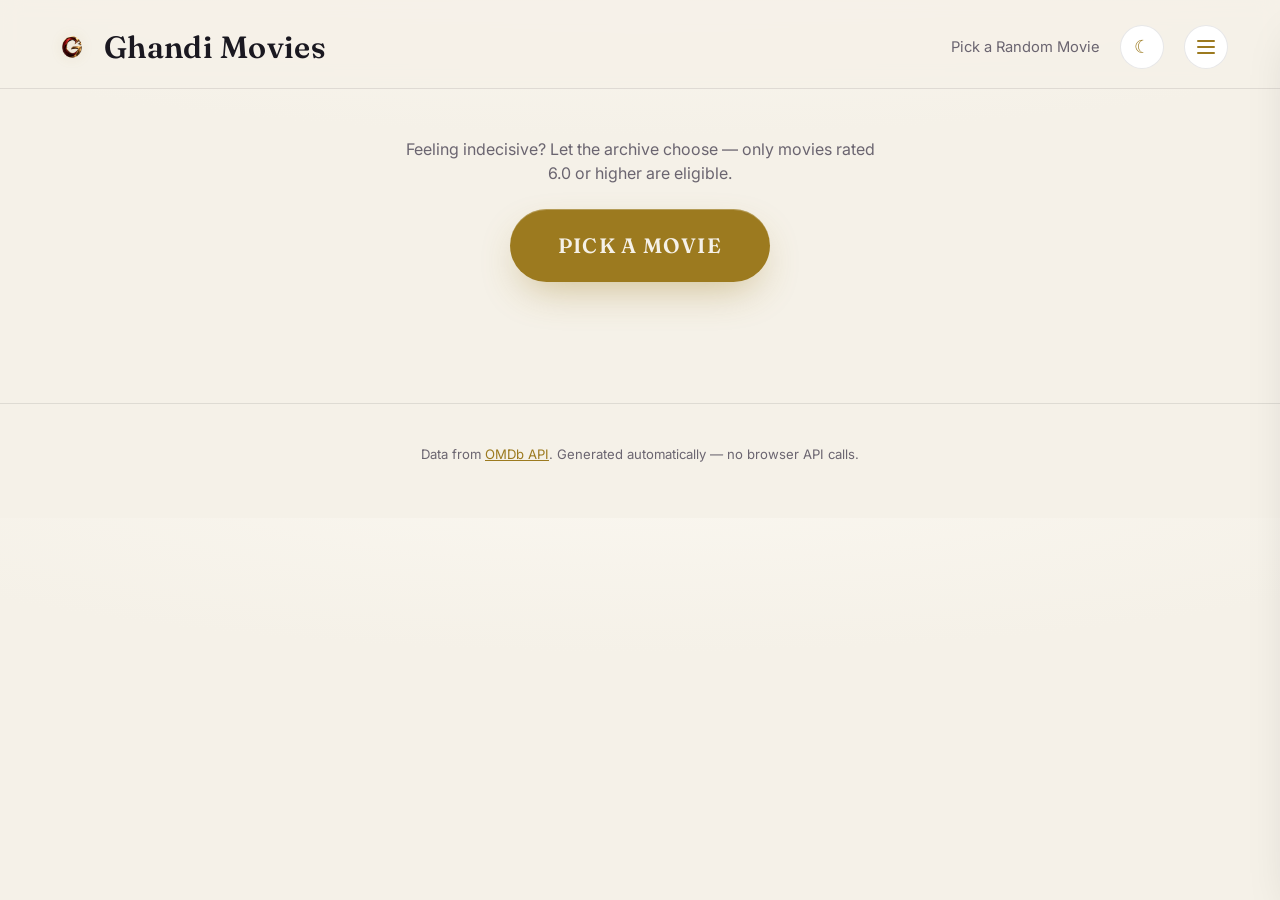
<file: random.html>
<!DOCTYPE html>
<html lang="en">
<head>
  <meta charset="UTF-8" />
  <meta name="viewport" content="width=device-width, initial-scale=1.0" />
  <title>Pick a Random Movie — Ghandi Movies</title>
  <meta name="description" content="Let the archive pick a random watched movie rated 6.0 or higher." />

  <link rel="icon" type="image/png" href="logo-32.png" />
  <link rel="apple-touch-icon" href="logo-180.png" />

  <script>
    (function () {
      try {
        var saved = localStorage.getItem("theme");
        var prefersLight = window.matchMedia("(prefers-color-scheme: light)").matches;
        var theme = saved || (prefersLight ? "light" : "dark");
        document.documentElement.setAttribute("data-theme", theme);
      } catch (e) {
        document.documentElement.setAttribute("data-theme", "dark");
      }
    })();
  </script>

  <link rel="preconnect" href="https://fonts.googleapis.com">
  <link rel="preconnect" href="https://fonts.gstatic.com" crossorigin>
  <link href="https://fonts.googleapis.com/css2?family=Fraunces:opsz,wght@9..144,400;9..144,500;9..144,600&family=Inter:wght@400;500;600&display=swap" rel="stylesheet">

  <link rel="stylesheet" href="style.css" />
</head>
<body>

  <header class="site-header" id="site-header">
    <div class="header-inner">
      <a href="index.html" class="brand" aria-label="Ghandi Movies — Home">
        <img src="logo-64.png" alt="" class="brand-mark" aria-hidden="true" onerror="this.style.display='none'" />
        <h1 class="brand-name">Ghandi Movies</h1>
      </a>
      <div class="header-actions">
        <p class="brand-tagline">Pick a Random Movie</p>
        <button class="theme-toggle" id="theme-toggle" aria-label="Toggle theme" type="button">
          <span class="theme-icon theme-icon-sun" aria-hidden="true">☀</span>
          <span class="theme-icon theme-icon-moon" aria-hidden="true">☾</span>
        </button>
        <button class="hamburger-toggle" id="hamburger-toggle" aria-label="Open menu" aria-expanded="false" aria-controls="nav-drawer" type="button">
          <span class="hamburger-bar"></span>
          <span class="hamburger-bar"></span>
          <span class="hamburger-bar"></span>
        </button>
      </div>
    </div>
  </header>

  <nav class="nav-drawer" id="nav-drawer" data-open="false" aria-label="Main navigation">
    <div class="nav-drawer-backdrop" id="nav-drawer-backdrop"></div>
    <div class="nav-drawer-panel">
      <button class="nav-drawer-close" id="nav-drawer-close" aria-label="Close menu" type="button">&times;</button>
      <ul class="nav-drawer-list">
        <li><a href="index.html">Home</a></li>
        <li><a href="status.html">My Status</a></li>
        <li><a href="watchlist.html">Watchlist &amp; Rewatchs</a></li>
        <li><a href="collection.html">Collection</a></li>
        <li><a href="random.html" aria-current="page">Pick a Random Movie</a></li>
        <li><a href="about.html">About &amp; Credits</a></li>
      </ul>
    </div>
  </nav>

  <main class="random-page">

    <div class="random-stage" id="random-stage">
      <p class="random-intro">Feeling indecisive? Let the archive choose — only movies rated 6.0 or higher are eligible.</p>
      <button class="random-button" id="random-button" type="button">
        <span class="random-button-label">PICK A MOVIE</span>
      </button>
      <p class="random-status" id="random-status" aria-live="polite"></p>
    </div>

    <div class="random-result" id="random-result" hidden></div>

  </main>

  <footer class="site-footer">
    <p>Data from <a href="https://www.omdbapi.com/" target="_blank" rel="noopener noreferrer">OMDb API</a>. Generated automatically — no browser API calls.</p>
  </footer>

  <button id="back-to-top" aria-label="Back to top" type="button" hidden>
    <svg width="20" height="20" viewBox="0 0 24 24" fill="none" stroke="currentColor" stroke-width="2.5" stroke-linecap="round" stroke-linejoin="round" aria-hidden="true">
      <path d="M12 19V5M5 12l7-7 7 7"/>
    </svg>
  </button>

  <script src="common.js"></script>
  <script src="random.js"></script>
</body>
</html>
</file>
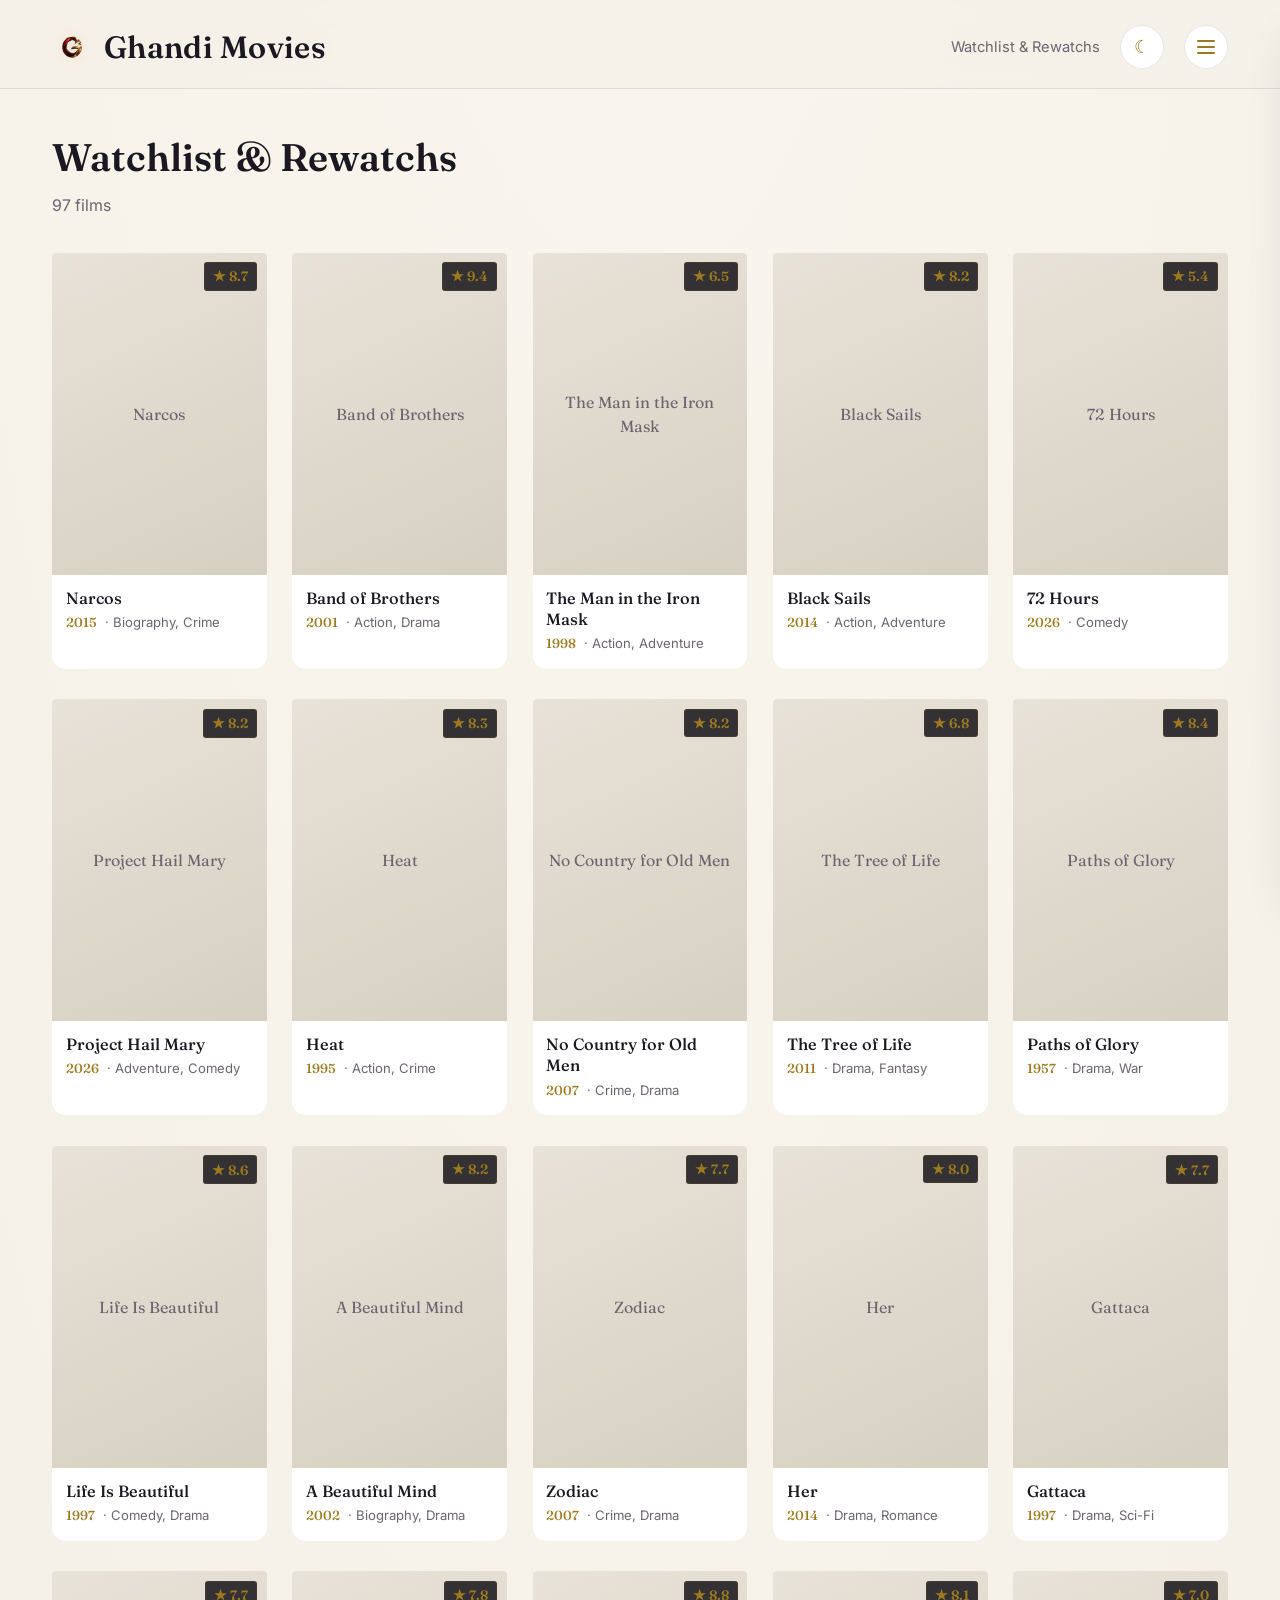
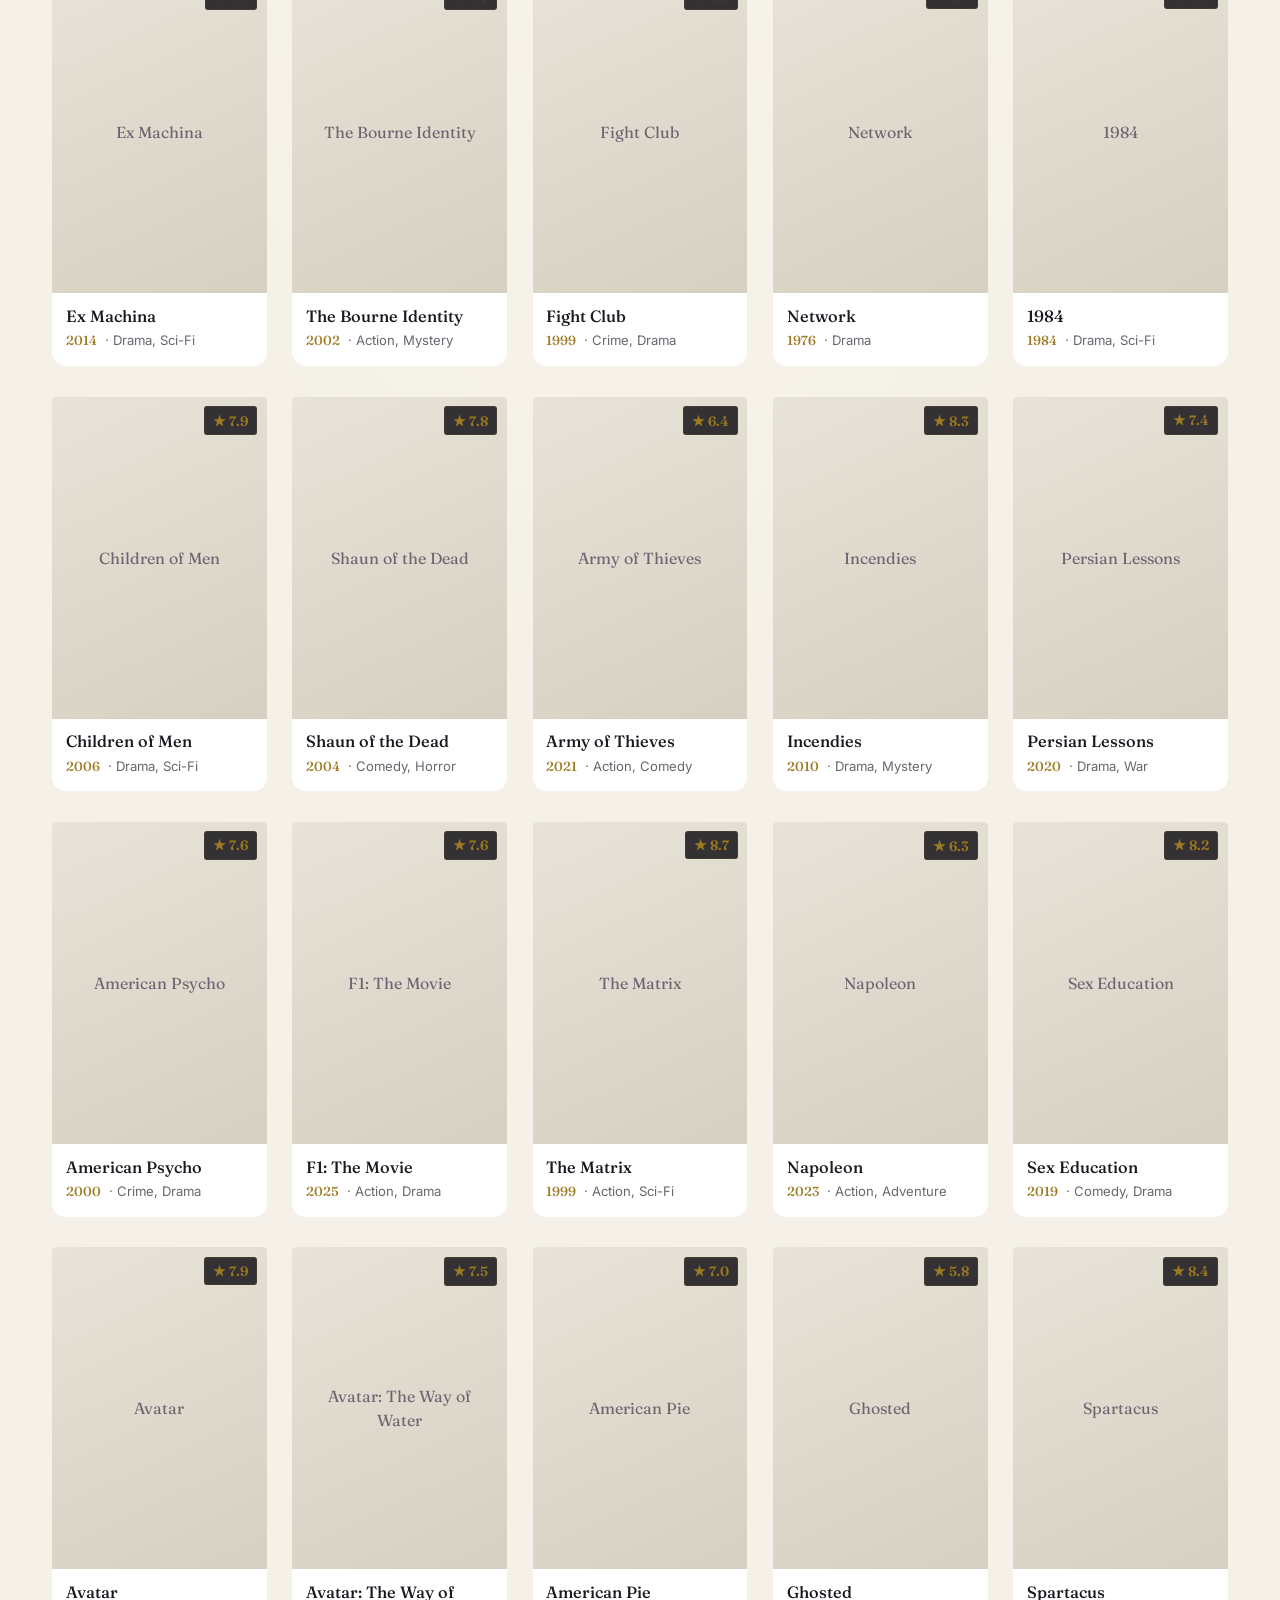
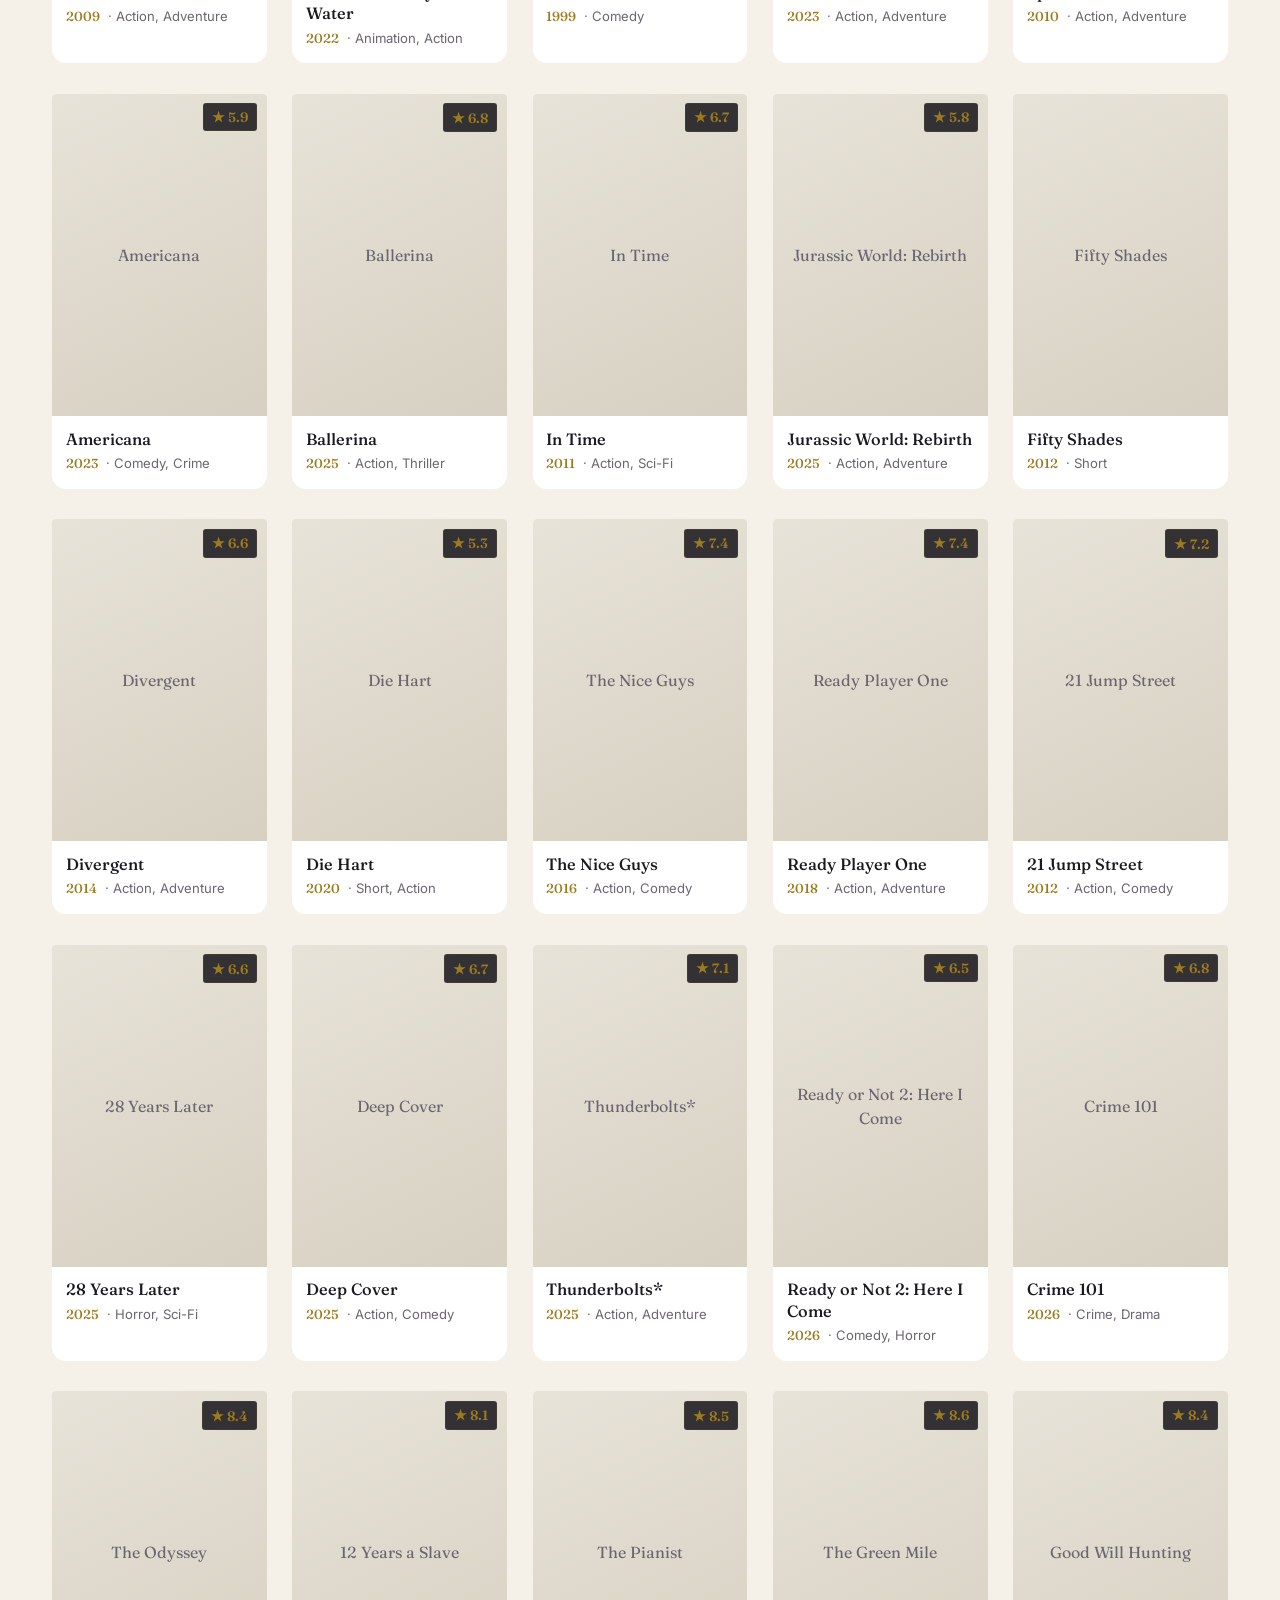
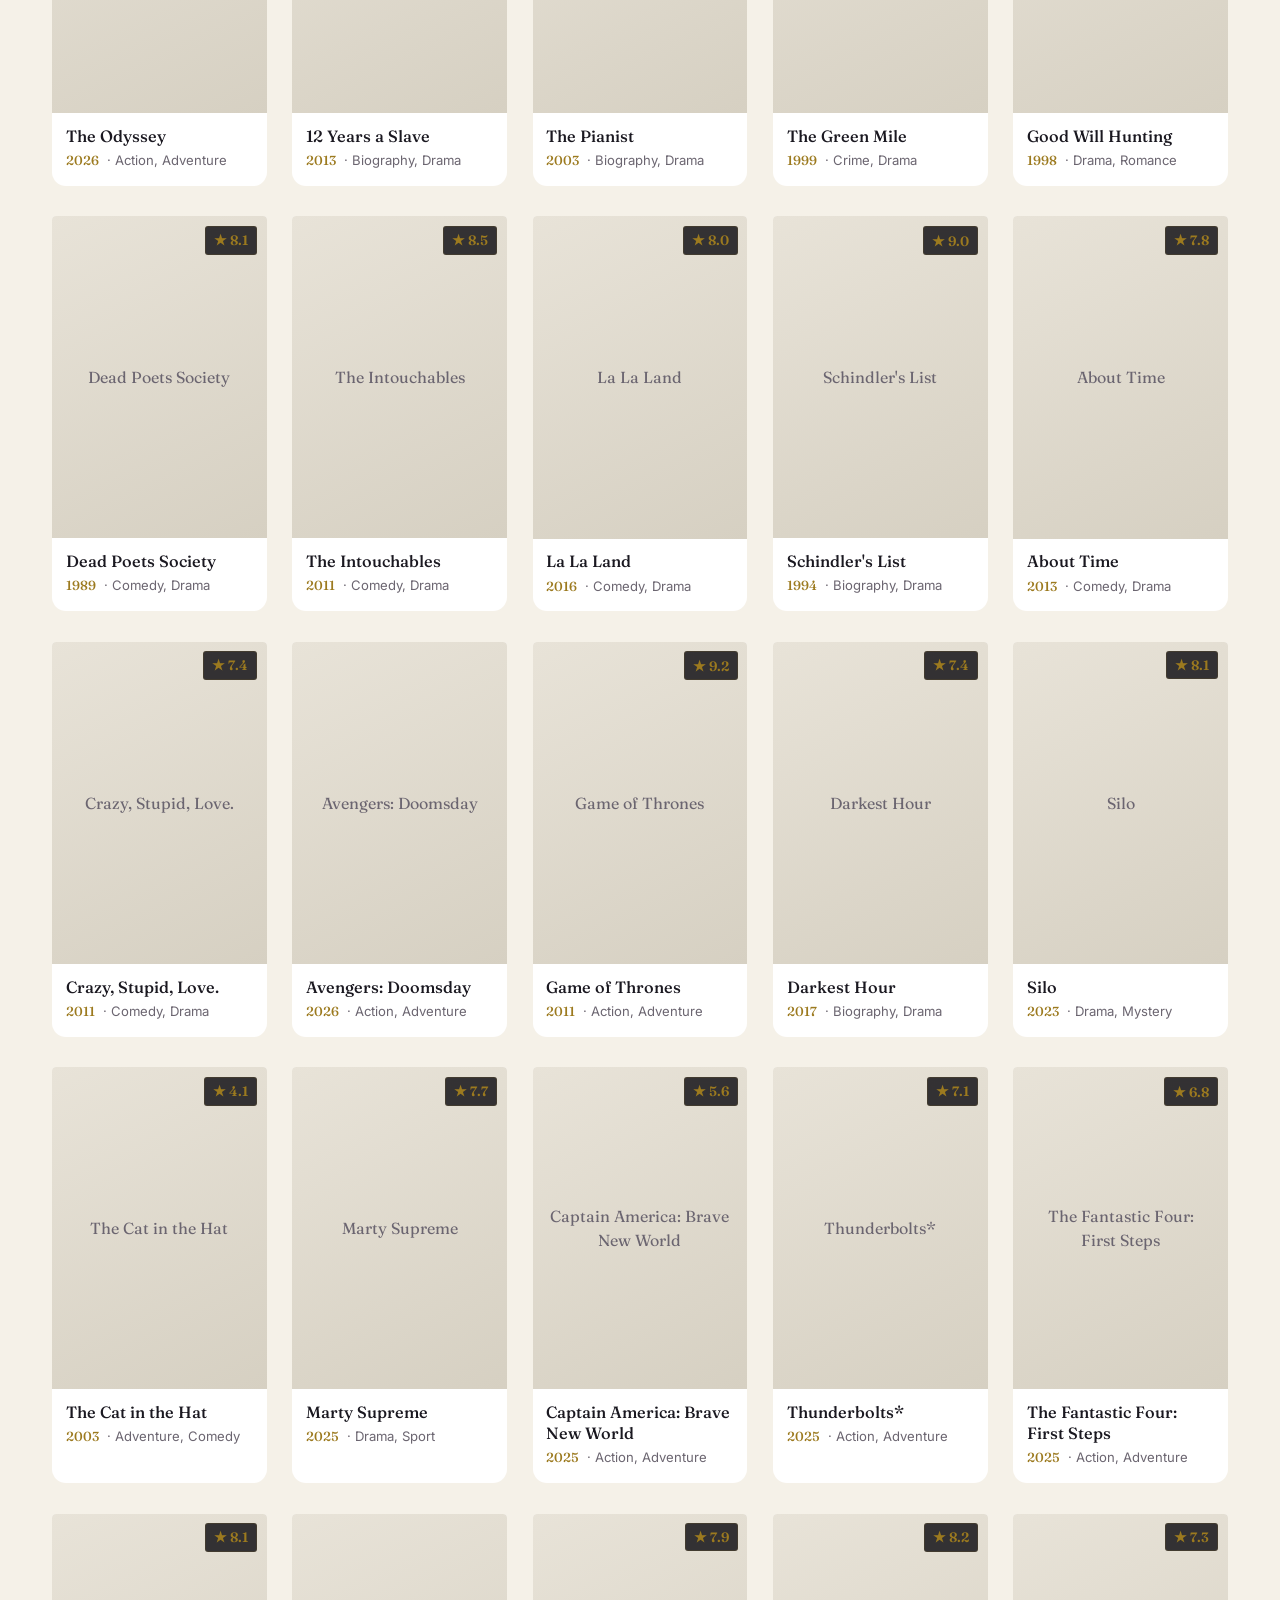
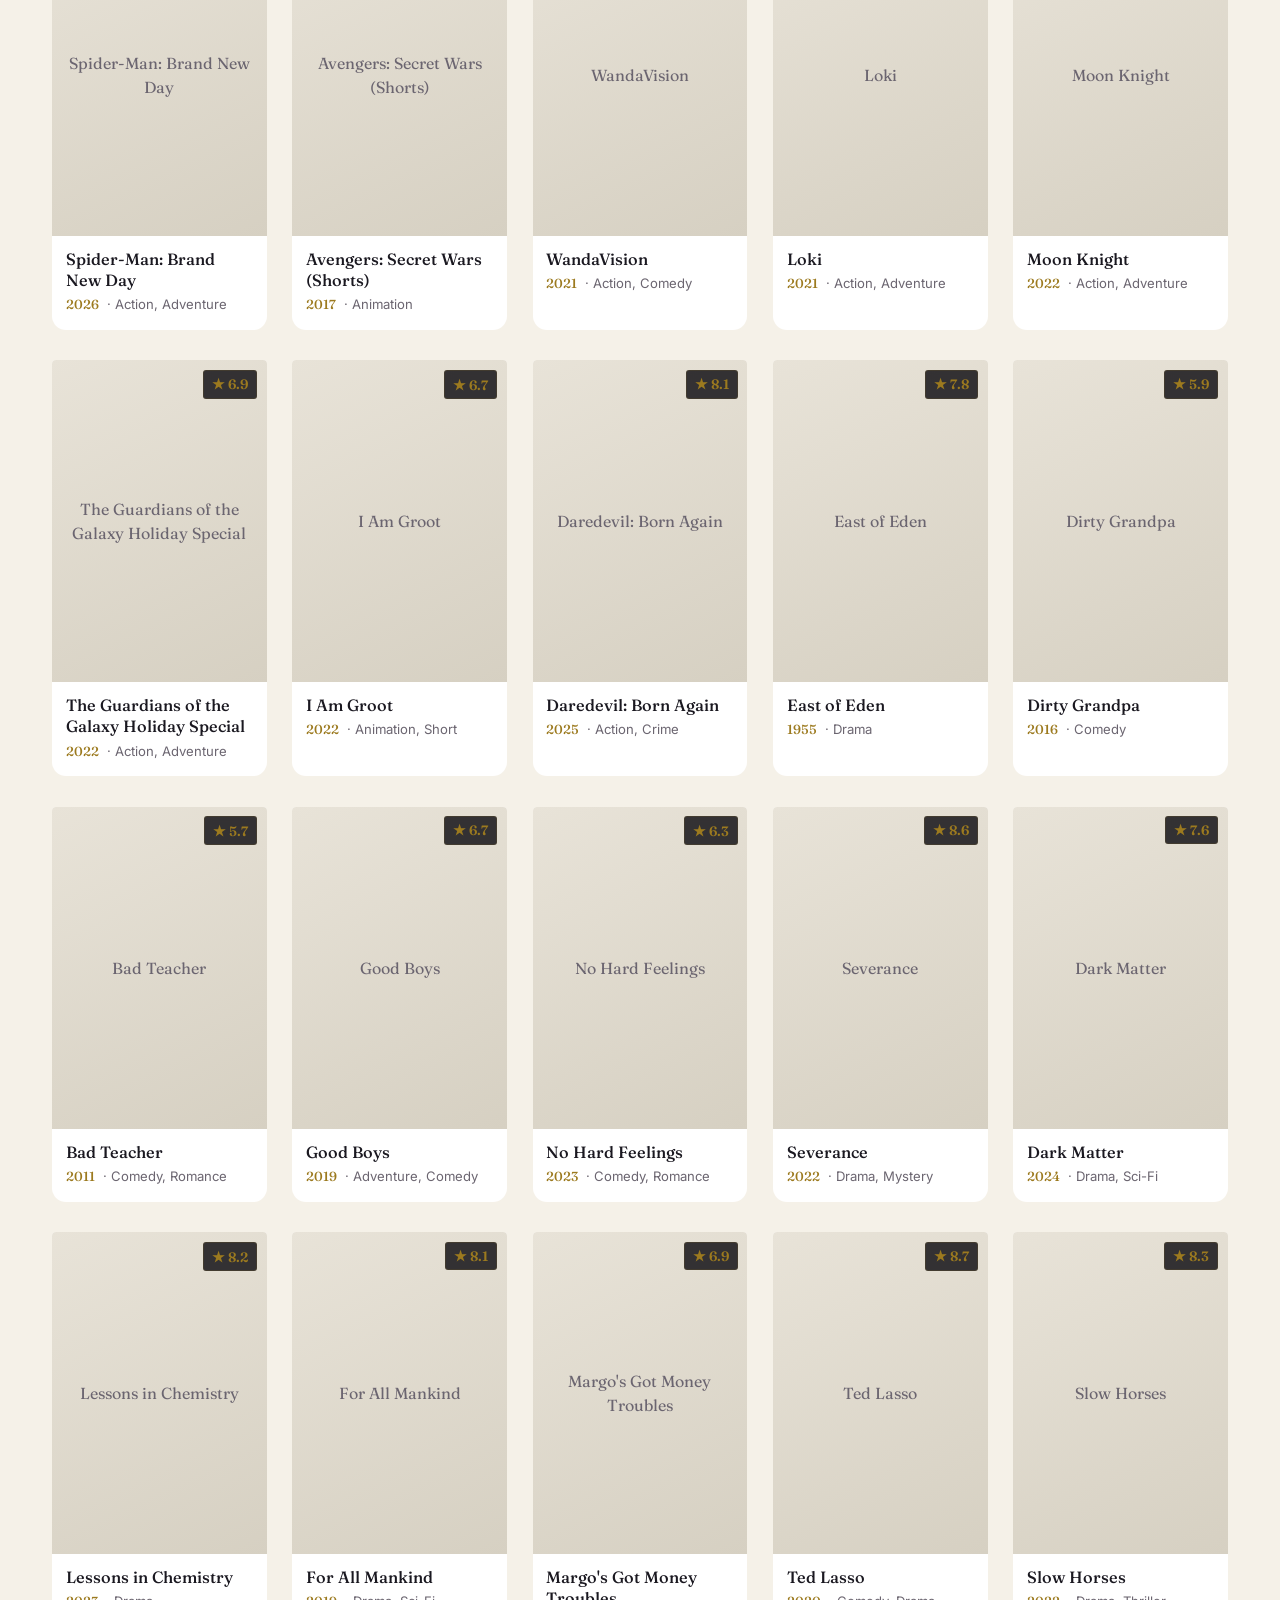
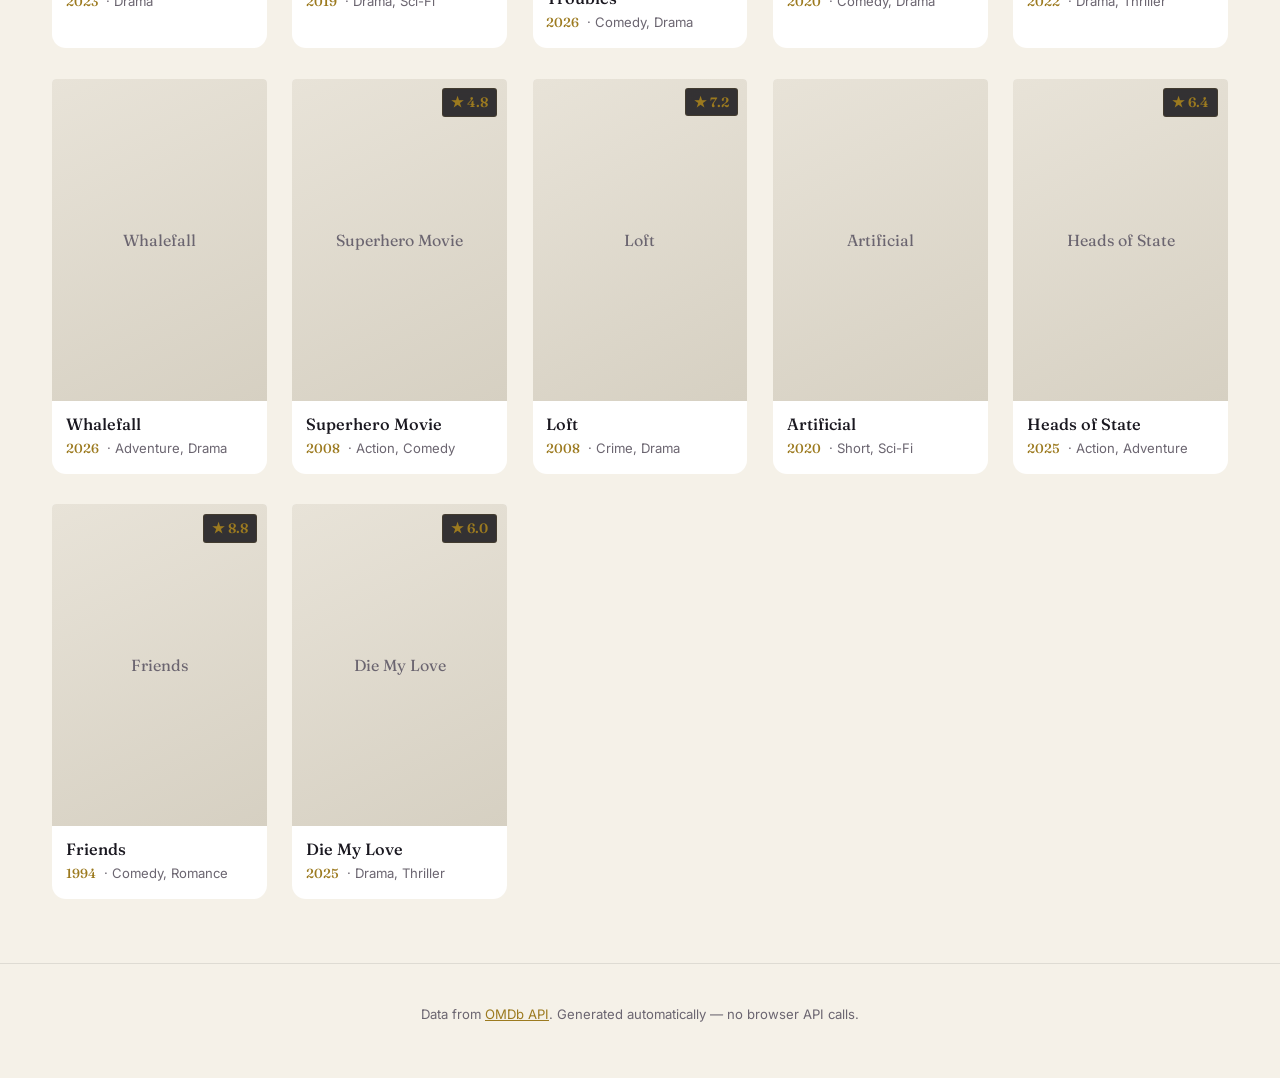
<file: watchlist.html>
<!DOCTYPE html>
<html lang="en">
<head>
  <meta charset="UTF-8" />
  <meta name="viewport" content="width=device-width, initial-scale=1.0" />
  <title>Watchlist &amp; Rewatchs — Ghandi Movies</title>
  <meta name="description" content="Movies on the to-watch and rewatch list, loaded from Watchlist.txt." />

  <link rel="icon" type="image/png" href="logo-32.png" />
  <link rel="apple-touch-icon" href="logo-180.png" />

  <script>
    (function () {
      try {
        var saved = localStorage.getItem("theme");
        var prefersLight = window.matchMedia("(prefers-color-scheme: light)").matches;
        var theme = saved || (prefersLight ? "light" : "dark");
        document.documentElement.setAttribute("data-theme", theme);
      } catch (e) {
        document.documentElement.setAttribute("data-theme", "dark");
      }
    })();
  </script>

  <link rel="preconnect" href="https://fonts.googleapis.com">
  <link rel="preconnect" href="https://fonts.gstatic.com" crossorigin>
  <link href="https://fonts.googleapis.com/css2?family=Fraunces:opsz,wght@9..144,400;9..144,500;9..144,600&family=Inter:wght@400;500;600&display=swap" rel="stylesheet">

  <link rel="stylesheet" href="style.css" />
</head>
<body>

  <header class="site-header" id="site-header">
    <div class="header-inner">
      <a href="index.html" class="brand" aria-label="Ghandi Movies — Home">
        <img src="logo-64.png" alt="" class="brand-mark" aria-hidden="true" onerror="this.style.display='none'" />
        <h1 class="brand-name">Ghandi Movies</h1>
      </a>
      <div class="header-actions">
        <p class="brand-tagline">Watchlist &amp; Rewatchs</p>
        <button class="theme-toggle" id="theme-toggle" aria-label="Toggle theme" type="button">
          <span class="theme-icon theme-icon-sun" aria-hidden="true">☀</span>
          <span class="theme-icon theme-icon-moon" aria-hidden="true">☾</span>
        </button>
        <button class="hamburger-toggle" id="hamburger-toggle" aria-label="Open menu" aria-expanded="false" aria-controls="nav-drawer" type="button">
          <span class="hamburger-bar"></span>
          <span class="hamburger-bar"></span>
          <span class="hamburger-bar"></span>
        </button>
      </div>
    </div>
  </header>

  <nav class="nav-drawer" id="nav-drawer" data-open="false" aria-label="Main navigation">
    <div class="nav-drawer-backdrop" id="nav-drawer-backdrop"></div>
    <div class="nav-drawer-panel">
      <button class="nav-drawer-close" id="nav-drawer-close" aria-label="Close menu" type="button">&times;</button>
      <ul class="nav-drawer-list">
        <li><a href="index.html">Home</a></li>
        <li><a href="status.html">My Status</a></li>
        <li><a href="watchlist.html" aria-current="page">Watchlist &amp; Rewatchs</a></li>
        <li><a href="collection.html">Collection</a></li>
        <li><a href="random.html">Pick a Random Movie</a></li>
        <li><a href="about.html">About &amp; Credits</a></li>
      </ul>
    </div>
  </nav>

  <main>
    <section class="page-intro">
      <h1>Watchlist &amp; Rewatchs</h1>
      <p class="page-intro-sub" id="watchlist-count"></p>
    </section>

    <section aria-label="Watchlist">
      <div class="movie-grid" id="movie-grid"></div>

      <div class="empty-state" id="empty-state" hidden>
        <h2>Nothing here yet</h2>
        <p id="empty-state-message">
          Add titles to <code>Watchlist.txt</code> and run the update workflow to populate this list.
        </p>
      </div>
    </section>
  </main>

  <footer class="site-footer">
    <p>Data from <a href="https://www.omdbapi.com/" target="_blank" rel="noopener noreferrer">OMDb API</a>. Generated automatically — no browser API calls.</p>
  </footer>

  <button id="back-to-top" aria-label="Back to top" type="button" hidden>
    <svg width="20" height="20" viewBox="0 0 24 24" fill="none" stroke="currentColor" stroke-width="2.5" stroke-linecap="round" stroke-linejoin="round" aria-hidden="true">
      <path d="M12 19V5M5 12l7-7 7 7"/>
    </svg>
  </button>

  <div class="detail-overlay" id="detail-overlay" hidden>
    <div class="detail-card" role="dialog" aria-modal="true" aria-labelledby="detail-title">
      <button class="detail-close" id="detail-close" aria-label="Close" type="button">&times;</button>
      <div class="detail-body" id="detail-body"></div>
    </div>
  </div>

  <script src="common.js"></script>
  <script src="watchlist.js"></script>
</body>
</html>
</file>
<file: style.css>
/* ==========================================================================
   GHANDI MOVIES — design tokens
   Dark theme: cinematic, brass-on-charcoal
   Light theme: warm cream, brass-ink on paper
   ========================================================================== */

:root,
[data-theme="dark"] {
  --bg: #0d0c10;
  --bg-elevated: #16141a;
  --bg-card: #1b191f;
  --bg-header: rgba(13, 12, 16, 0.88);
  --hairline: rgba(239, 234, 224, 0.09);
  --ivory: #efeae0;
  --muted: #938d92;
  --muted-strong: #b8b2b6;
  --brass: #c7a24c;
  --brass-bright: #d9b662;
  --brass-soft: rgba(199, 162, 76, 0.16);
  --brass-glow: rgba(199, 162, 76, 0.5);
  --curtain: #9c3347;
  --overlay-bg: rgba(6, 5, 8, 0.82);
  --card-gradient: linear-gradient(0deg, rgba(9, 8, 11, 0.95) 8%, rgba(9, 8, 11, 0.35) 55%, transparent 85%);
  --poster-bg: linear-gradient(155deg, #221f28, #131218);

  --font-display: "Fraunces", Georgia, serif;
  --font-body: "Inter", -apple-system, BlinkMacSystemFont, sans-serif;

  --shadow-lifted: 0 24px 48px -20px rgba(0, 0, 0, 0.65);
  --shadow-soft: 0 8px 24px -6px rgba(0, 0, 0, 0.4);
  --radius-card: 4px 4px 14px 14px;
}

[data-theme="light"] {
  --bg: #f5f1e8;
  --bg-elevated: #ffffff;
  --bg-card: #ffffff;
  --bg-header: rgba(245, 241, 232, 0.9);
  --hairline: rgba(26, 24, 32, 0.1);
  --ivory: #1a1820;
  --muted: #6b6570;
  --muted-strong: #4a4550;
  --brass: #9c7a1f;
  --brass-bright: #b88f24;
  --brass-soft: rgba(156, 122, 31, 0.14);
  --brass-glow: rgba(156, 122, 31, 0.45);
  --curtain: #8b2438;
  --overlay-bg: rgba(245, 241, 232, 0.85);
  --card-gradient: linear-gradient(0deg, rgba(20, 18, 24, 0.9) 8%, rgba(20, 18, 24, 0.3) 55%, transparent 85%);
  --poster-bg: linear-gradient(155deg, #e8e3d8, #d6d0c2);

  --shadow-lifted: 0 24px 48px -20px rgba(26, 24, 32, 0.18);
  --shadow-soft: 0 8px 24px -6px rgba(26, 24, 32, 0.12);
}

* { box-sizing: border-box; }

@media (prefers-reduced-motion: reduce) {
  *, *::before, *::after {
    animation-duration: 0.001ms !important;
    transition-duration: 0.001ms !important;
  }
}

html { scroll-behavior: smooth; }

body {
  margin: 0;
  background: radial-gradient(ellipse 120% 60% at 50% -10%, rgba(28, 25, 34, 0.9) 0%, var(--bg) 55%);
  color: var(--ivory);
  font-family: var(--font-body);
  line-height: 1.5;
  -webkit-font-smoothing: antialiased;
  transition: background-color 0.4s ease, color 0.4s ease;
}

[data-theme="light"] body {
  background: radial-gradient(ellipse 120% 60% at 50% -10%, #faf7f0 0%, var(--bg) 60%);
}

a { color: var(--brass); }
a:hover { color: var(--brass-bright); }

:focus-visible {
  outline: 2px solid var(--brass);
  outline-offset: 3px;
}

/* ---------- header ---------- */

.site-header {
  position: sticky;
  top: 0;
  z-index: 40;
  background: var(--bg-header);
  backdrop-filter: blur(10px);
  -webkit-backdrop-filter: blur(10px);
  border-bottom: 1px solid var(--hairline);
  transition: background-color 0.4s ease, border-color 0.4s ease;
}

.header-inner {
  max-width: 1240px;
  margin: 0 auto;
  padding: 1.5rem 2rem 1.1rem;
  display: flex;
  align-items: center;
  justify-content: space-between;
  gap: 1rem;
  flex-wrap: wrap;
}

.brand { display: flex; align-items: center; gap: 0.75rem; }

.brand-mark {
  width: 40px;
  height: 40px;
  object-fit: contain;
  flex-shrink: 0;
  transition: transform 0.3s ease, filter 0.3s ease;
  filter: drop-shadow(0 0 6px var(--brass-soft));
}

.brand:hover .brand-mark {
  transform: rotate(-6deg) scale(1.06);
  filter: drop-shadow(0 0 10px var(--brass-glow));
}

.brand-name {
  font-family: var(--font-display);
  font-optical-sizing: auto;
  font-weight: 600;
  font-size: clamp(1.5rem, 2.4vw, 2.05rem);
  letter-spacing: 0.01em;
  margin: 0;
  transition: color 0.4s ease;
}

.header-actions {
  display: flex;
  align-items: center;
  gap: 1.25rem;
  flex-wrap: wrap;
}

.brand-tagline {
  margin: 0;
  color: var(--muted);
  font-size: 0.92rem;
  transition: color 0.4s ease;
}

/* ---------- theme toggle ---------- */

.theme-toggle {
  position: relative;
  background: var(--bg-elevated);
  border: 1px solid var(--hairline);
  border-radius: 999px;
  width: 44px;
  height: 44px;
  cursor: pointer;
  display: flex;
  align-items: center;
  justify-content: center;
  overflow: hidden;
  padding: 0;
  flex-shrink: 0;
  transition: border-color 0.2s ease, transform 0.2s ease, background-color 0.4s ease;
}

.theme-toggle:hover {
  border-color: var(--brass);
  transform: translateY(-2px);
}

.theme-icon {
  position: absolute;
  font-size: 1.15rem;
  line-height: 1;
  color: var(--brass);
  transition: transform 0.45s cubic-bezier(0.2, 0.8, 0.2, 1), opacity 0.45s ease;
}

.theme-icon-sun { transform: translateY(0) rotate(0deg); opacity: 1; }
.theme-icon-moon { transform: translateY(30px) rotate(180deg); opacity: 0; }

[data-theme="light"] .theme-icon-sun { transform: translateY(-30px) rotate(-180deg); opacity: 0; }
[data-theme="light"] .theme-icon-moon { transform: translateY(0) rotate(0deg); opacity: 1; }

/* ---------- stats ---------- */

.stats-strip {
  max-width: 1240px;
  margin: 0 auto;
  padding: 0 2rem 1.1rem;
  display: flex;
  gap: 2.25rem;
  flex-wrap: wrap;
  font-size: 0.85rem;
}

.stat {
  display: flex;
  flex-direction: column;
  gap: 0.15rem;
  min-width: 80px;
}

.stat-value {
  font-family: var(--font-display);
  font-size: 1.25rem;
  font-weight: 500;
  color: var(--ivory);
  transition: color 0.4s ease;
}

.stat-label { color: var(--muted); transition: color 0.4s ease; }

.stat-value.accent { color: var(--brass); }

/* ---------- controls ---------- */

.controls {
  max-width: 1240px;
  margin: 2rem auto 0.5rem;
  padding: 0 2rem;
  display: flex;
  align-items: flex-end;
  gap: 1.5rem;
  flex-wrap: wrap;
}

.control-group {
  display: flex;
  flex-direction: column;
  gap: 0.35rem;
}

.control-group label {
  font-size: 0.78rem;
  color: var(--muted);
  transition: color 0.4s ease;
}

.control-group select,
.control-group input[type="search"] {
  background: var(--bg-elevated);
  color: var(--ivory);
  border: 1px solid var(--hairline);
  border-radius: 3px;
  padding: 0.5rem 0.7rem;
  font-family: var(--font-body);
  font-size: 0.9rem;
  min-width: 168px;
  cursor: pointer;
  transition: border-color 0.2s ease, background-color 0.4s ease, color 0.4s ease;
}

.control-group input[type="search"] {
  cursor: text;
  min-width: 220px;
}

.control-group select:hover,
.control-group input[type="search"]:hover {
  border-color: var(--brass);
}

.control-group select:focus,
.control-group input[type="search"]:focus {
  outline: none;
  border-color: var(--brass);
  box-shadow: 0 0 0 3px var(--brass-soft);
}

.control-group input[type="search"]::placeholder {
  color: var(--muted);
  opacity: 0.7;
}

.result-count {
  margin: 0 0 0.55rem auto;
  color: var(--muted);
  font-size: 0.85rem;
  transition: color 0.4s ease;
}

/* ---------- movie grid ---------- */

.movie-grid {
  max-width: 1240px;
  margin: 0 auto;
  padding: 1.75rem 2rem 4rem;
  display: grid;
  grid-template-columns: repeat(auto-fill, minmax(200px, 1fr));
  gap: 1.9rem 1.6rem;
}

.movie-card {
  position: relative;
  background: var(--bg-card);
  border-radius: var(--radius-card);
  overflow: hidden;
  cursor: pointer;
  transition: transform 0.35s cubic-bezier(0.2, 0.8, 0.2, 1),
              box-shadow 0.35s ease,
              background-color 0.4s ease;
  animation: cardFadeIn 0.5s cubic-bezier(0.2, 0.8, 0.2, 1) backwards;
}

@keyframes cardFadeIn {
  from { opacity: 0; transform: translateY(16px); }
  to { opacity: 1; transform: translateY(0); }
}

.movie-card:hover,
.movie-card:focus-visible {
  transform: translateY(-6px);
  box-shadow: var(--shadow-lifted), 0 0 0 1px var(--brass-soft);
}

.poster-wrap {
  position: relative;
  aspect-ratio: 2 / 3;
  background: var(--poster-bg);
  overflow: hidden;
}

.poster-wrap img {
  width: 100%;
  height: 100%;
  object-fit: cover;
  display: block;
  transition: transform 0.6s ease;
}

.movie-card:hover .poster-wrap img { transform: scale(1.045); }

.poster-placeholder {
  display: flex;
  align-items: center;
  justify-content: center;
  height: 100%;
  padding: 1rem;
  text-align: center;
  color: var(--muted);
  font-family: var(--font-display);
  font-size: 1rem;
}

.rating-badge {
  position: absolute;
  top: 0.6rem;
  right: 0.6rem;
  background: rgba(13, 12, 16, 0.82);
  border: 1px solid var(--brass-soft);
  color: var(--brass);
  font-family: var(--font-display);
  font-weight: 600;
  font-size: 0.85rem;
  padding: 0.2rem 0.5rem;
  border-radius: 3px;
  backdrop-filter: blur(4px);
  -webkit-backdrop-filter: blur(4px);
  transition: background-color 0.3s ease, color 0.3s ease,
              border-color 0.3s ease, transform 0.3s ease;
}

.movie-card:hover .rating-badge {
  background: var(--brass);
  color: var(--bg);
  border-color: var(--brass);
  transform: scale(1.06);
}

.card-overlay {
  position: absolute;
  inset: 0;
  display: flex;
  align-items: flex-end;
  padding: 0.9rem;
  background: var(--card-gradient);
  opacity: 0;
  transition: opacity 0.3s ease;
}

.movie-card:hover .card-overlay,
.movie-card:focus-visible .card-overlay { opacity: 1; }

.overlay-cast {
  font-size: 0.78rem;
  color: var(--ivory);
  line-height: 1.4;
  opacity: 0.85;
}

.card-meta {
  padding: 0.8rem 0.85rem 0.95rem;
}

.card-title {
  font-family: var(--font-display);
  font-weight: 500;
  font-size: 1.02rem;
  margin: 0 0 0.25rem;
  line-height: 1.3;
  color: var(--ivory);
  transition: color 0.4s ease;
}

.card-subline {
  margin: 0;
  color: var(--muted);
  font-size: 0.82rem;
  display: flex;
  gap: 0.5rem;
  flex-wrap: wrap;
  transition: color 0.4s ease;
}

.card-subline span:first-child {
  font-family: var(--font-display);
  font-weight: 500;
  color: var(--brass);
}

.error-card {
  border: 1px dashed var(--hairline);
  cursor: default;
}

.error-card:hover {
  transform: none;
  box-shadow: none;
}

.error-card .poster-placeholder { color: var(--curtain); }

/* ---------- empty state ---------- */

.empty-state {
  max-width: 560px;
  margin: 3rem auto 6rem;
  text-align: center;
  padding: 0 2rem;
}

.empty-state h2 {
  font-family: var(--font-display);
  font-weight: 500;
  color: var(--ivory);
}

.empty-state p { color: var(--muted); }

.empty-state code {
  background: var(--bg-elevated);
  padding: 0.1rem 0.4rem;
  border-radius: 3px;
  font-size: 0.9em;
  color: var(--brass);
}

.empty-state[hidden] { display: none; }

/* ---------- detail overlay ---------- */

.detail-overlay[hidden] { display: none; }

.detail-overlay {
  position: fixed;
  inset: 0;
  background: var(--overlay-bg);
  backdrop-filter: blur(6px);
  -webkit-backdrop-filter: blur(6px);
  display: flex;
  align-items: center;
  justify-content: center;
  z-index: 100;
  padding: 1.5rem;
  animation: overlayFadeIn 0.25s ease;
}

@keyframes overlayFadeIn {
  from { opacity: 0; }
  to { opacity: 1; }
}

.detail-card {
  position: relative;
  background: var(--bg-elevated);
  border: 1px solid var(--hairline);
  border-radius: 10px;
  max-width: 780px;
  width: 100%;
  max-height: 88vh;
  overflow-y: auto;
  box-shadow: var(--shadow-lifted);
  animation: cardSlideUp 0.35s cubic-bezier(0.2, 0.8, 0.2, 1);
}

@keyframes cardSlideUp {
  from { opacity: 0; transform: translateY(20px) scale(0.98); }
  to { opacity: 1; transform: translateY(0) scale(1); }
}

.detail-body {
  display: grid;
  grid-template-columns: 220px 1fr;
  gap: 1.75rem;
  padding: 2rem;
}

@media (max-width: 620px) {
  .detail-body { grid-template-columns: 1fr; }
}

.detail-body img {
  width: 100%;
  border-radius: 6px;
  aspect-ratio: 2 / 3;
  object-fit: cover;
}

.detail-body h2 {
  font-family: var(--font-display);
  font-size: 1.6rem;
  margin: 0 0 0.35rem;
  color: var(--ivory);
}

.detail-facts {
  color: var(--muted);
  font-size: 0.88rem;
  margin: 0 0 1rem;
  display: flex;
  gap: 0.6rem;
  flex-wrap: wrap;
}

.detail-plot {
  margin: 0 0 1rem;
  font-size: 0.95rem;
  color: var(--ivory);
}

.detail-row {
  font-size: 0.86rem;
  margin: 0.3rem 0;
  color: var(--ivory);
}

.detail-row span { color: var(--muted); }

.detail-close {
  position: absolute;
  top: 0.85rem;
  right: 0.95rem;
  background: none;
  border: none;
  color: var(--ivory);
  font-size: 1.6rem;
  line-height: 1;
  cursor: pointer;
  z-index: 1;
  padding: 0.25rem 0.5rem;
  border-radius: 4px;
  transition: color 0.2s ease, background-color 0.2s ease;
}

.detail-close:hover {
  color: var(--brass);
  background: var(--brass-soft);
}

/* ---------- back to top ---------- */

#back-to-top {
  position: fixed;
  bottom: 1.75rem;
  right: 1.75rem;
  width: 48px;
  height: 48px;
  border-radius: 50%;
  background: var(--brass);
  color: var(--bg);
  border: none;
  cursor: pointer;
  z-index: 50;
  display: flex;
  align-items: center;
  justify-content: center;
  box-shadow: 0 8px 24px -6px var(--brass-glow),
              inset 0 1px 0 rgba(255, 255, 255, 0.2);
  transition: transform 0.3s cubic-bezier(0.2, 0.8, 0.2, 1),
              box-shadow 0.3s ease,
              opacity 0.3s ease;
  animation: slideInUp 0.4s cubic-bezier(0.2, 0.8, 0.2, 1);
}

#back-to-top[hidden] { display: none; }

#back-to-top:hover {
  transform: translateY(-4px) scale(1.05);
  box-shadow: 0 12px 32px -6px var(--brass-glow),
              inset 0 1px 0 rgba(255, 255, 255, 0.3);
}

#back-to-top:active {
  transform: translateY(-2px) scale(0.98);
}

@keyframes slideInUp {
  from { opacity: 0; transform: translateY(20px); }
  to { opacity: 1; transform: translateY(0); }
}

/* ---------- welcome overlay ---------- */

.welcome-overlay[hidden] { display: none; }

.welcome-overlay {
  position: fixed;
  inset: 0;
  background: rgba(6, 5, 8, 0.9);
  backdrop-filter: blur(12px);
  -webkit-backdrop-filter: blur(12px);
  display: flex;
  align-items: center;
  justify-content: center;
  z-index: 200;
  padding: 1.5rem;
  animation: welcomeFadeIn 0.5s ease forwards;
}

[data-theme="light"] .welcome-overlay {
  background: rgba(26, 24, 32, 0.85);
}

.welcome-overlay.closing {
  animation: welcomeFadeOut 0.35s ease forwards;
}

@keyframes welcomeFadeIn {
  from { opacity: 0; }
  to { opacity: 1; }
}

@keyframes welcomeFadeOut {
  from { opacity: 1; }
  to { opacity: 0; }
}

.welcome-card {
  position: relative;
  max-width: 480px;
  width: 100%;
  text-align: center;
  padding: 3rem 2rem 2.5rem;
  background: var(--bg-elevated);
  border: 1px solid var(--hairline);
  border-radius: 12px;
  box-shadow: 0 30px 80px -20px rgba(0, 0, 0, 0.8),
              0 0 0 1px var(--brass-soft);
  animation: welcomeSlideUp 0.6s cubic-bezier(0.2, 0.8, 0.2, 1);
}

@keyframes welcomeSlideUp {
  from { opacity: 0; transform: translateY(30px) scale(0.96); }
  to { opacity: 1; transform: translateY(0) scale(1); }
}

.welcome-title {
  font-family: var(--font-display);
  font-optical-sizing: auto;
  font-weight: 500;
  font-size: clamp(1.75rem, 4vw, 2.4rem);
  letter-spacing: -0.01em;
  margin: 0 0 0.5rem;
  background: linear-gradient(135deg, var(--ivory) 0%, var(--brass) 100%);
  -webkit-background-clip: text;
  background-clip: text;
  -webkit-text-fill-color: transparent;
  color: var(--ivory);
}

.welcome-subtitle {
  color: var(--muted);
  font-size: 0.95rem;
  margin: 0 0 2rem;
  letter-spacing: 0.02em;
}

.welcome-cta {
  background: var(--brass);
  color: var(--bg);
  border: none;
  border-radius: 999px;
  padding: 0.85rem 2rem;
  font-family: var(--font-body);
  font-size: 0.9rem;
  font-weight: 600;
  letter-spacing: 0.03em;
  cursor: pointer;
  transition: transform 0.2s ease, box-shadow 0.2s ease;
  box-shadow: 0 8px 24px -6px var(--brass-glow);
}

.welcome-cta:hover {
  transform: translateY(-2px);
  box-shadow: 0 12px 32px -6px var(--brass-glow);
}

.welcome-close {
  position: absolute;
  top: 0.85rem;
  right: 0.95rem;
  background: none;
  border: none;
  color: var(--muted);
  font-size: 1.5rem;
  cursor: pointer;
  line-height: 1;
  padding: 0.25rem 0.5rem;
  border-radius: 4px;
  transition: color 0.2s, background-color 0.2s;
}

.welcome-close:hover {
  color: var(--brass);
  background: var(--brass-soft);
}

/* ---------- footer ---------- */

.site-footer {
  border-top: 1px solid var(--hairline);
  text-align: center;
  padding: 1.75rem 1rem 2.5rem;
  color: var(--muted);
  font-size: 0.82rem;
  transition: color 0.4s ease, border-color 0.4s ease;
}

/* ---------- responsive ---------- */

@media (max-width: 640px) {
  .header-inner,
  .stats-strip,
  .controls,
  .movie-grid {
    padding-left: 1.15rem;
    padding-right: 1.15rem;
  }

  .header-inner {
    padding-top: 1rem;
    padding-bottom: 0.5rem;
    gap: 0.75rem;
  }

  .brand-mark { width: 32px; height: 32px; }

  .brand-name { font-size: 1.35rem; }

  .brand-tagline { display: none; }

  .theme-toggle {
    width: 38px;
    height: 38px;
  }

  .header-actions { gap: 0.5rem; }

  /* Stats: horizontal scroll strip */
  .stats-strip {
    gap: 1rem;
    padding: 0 1.15rem 0.9rem;
    overflow-x: auto;
    flex-wrap: nowrap;
    scrollbar-width: none;
    -webkit-overflow-scrolling: touch;
    font-size: 0.72rem;
  }

  .stats-strip::-webkit-scrollbar { display: none; }

  .stat {
    flex-shrink: 0;
    min-width: 72px;
  }

  .stat-value { font-size: 0.95rem; }
  .stat-label { font-size: 0.68rem; }

  /* Controls: full-width stacked */
  .controls {
    gap: 0.85rem;
    padding-top: 1.25rem;
    padding-bottom: 0.5rem;
  }

  .control-group { width: 100%; }

  .control-group select,
  .control-group input[type="search"] {
    width: 100%;
    min-width: 0;
  }

  .movie-grid {
    grid-template-columns: repeat(auto-fill, minmax(140px, 1fr));
    gap: 1.2rem 1rem;
  }

  .result-count {
    margin-left: 0;
    width: 100%;
    order: 10;
  }

  #back-to-top {
    bottom: 1rem;
    right: 1rem;
    width: 42px;
    height: 42px;
  }

  .welcome-card {
    padding: 2.25rem 1.5rem 2rem;
  }
}
/* ==========================================================================
   NEW PAGES — hamburger menu, nav drawer, page intro, My Status, Collection,
   Random, About. Everything below reuses the existing CSS variables
   (--bg, --brass, --ivory, --muted, --font-display, --font-body, --radius-card,
   --shadow-lifted, --hairline, etc.) so it inherits dark/light theming and
   the site's existing visual language automatically.
   ========================================================================== */

/* ---------- brand as a link (index + all pages) ---------- */

.brand {
  text-decoration: none;
  color: inherit;
}

/* ---------- hamburger toggle ---------- */

.hamburger-toggle {
  position: relative;
  background: var(--bg-elevated);
  border: 1px solid var(--hairline);
  border-radius: 999px;
  width: 44px;
  height: 44px;
  cursor: pointer;
  display: flex;
  align-items: center;
  justify-content: center;
  flex-direction: column;
  gap: 4px;
  flex-shrink: 0;
  padding: 0;
  transition: border-color 0.2s ease, transform 0.2s ease, background-color 0.4s ease;
}

.hamburger-toggle:hover {
  border-color: var(--brass);
  transform: translateY(-2px);
}

.hamburger-bar {
  display: block;
  width: 18px;
  height: 2px;
  border-radius: 2px;
  background: var(--brass);
  transition: transform 0.3s cubic-bezier(0.2, 0.8, 0.2, 1), opacity 0.2s ease;
}

.hamburger-toggle[aria-expanded="true"] .hamburger-bar:nth-child(1) {
  transform: translateY(6px) rotate(45deg);
}
.hamburger-toggle[aria-expanded="true"] .hamburger-bar:nth-child(2) {
  opacity: 0;
}
.hamburger-toggle[aria-expanded="true"] .hamburger-bar:nth-child(3) {
  transform: translateY(-6px) rotate(-45deg);
}

/* ---------- nav drawer ---------- */

.nav-drawer {
  position: fixed;
  inset: 0;
  z-index: 150;
  pointer-events: none;
}

.nav-drawer[data-open="true"] {
  pointer-events: auto;
}

.nav-drawer-backdrop {
  position: absolute;
  inset: 0;
  background: var(--overlay-bg);
  backdrop-filter: blur(6px);
  -webkit-backdrop-filter: blur(6px);
  opacity: 0;
  transition: opacity 0.3s ease;
}

.nav-drawer[data-open="true"] .nav-drawer-backdrop {
  opacity: 1;
}

.nav-drawer-panel {
  position: absolute;
  top: 0;
  right: 0;
  height: 100%;
  width: min(320px, 84vw);
  background: var(--bg-elevated);
  border-left: 1px solid var(--hairline);
  box-shadow: var(--shadow-lifted);
  padding: 1.5rem 1.5rem 2rem;
  transform: translateX(100%);
  transition: transform 0.35s cubic-bezier(0.2, 0.8, 0.2, 1);
  overflow-y: auto;
}

.nav-drawer[data-open="true"] .nav-drawer-panel {
  transform: translateX(0);
}

.nav-drawer-close {
  background: none;
  border: none;
  color: var(--ivory);
  font-size: 1.6rem;
  line-height: 1;
  cursor: pointer;
  padding: 0.25rem 0.5rem;
  border-radius: 4px;
  margin-bottom: 1.25rem;
  transition: color 0.2s ease, background-color 0.2s ease;
}

.nav-drawer-close:hover {
  color: var(--brass);
  background: var(--brass-soft);
}

.nav-drawer-list {
  list-style: none;
  margin: 0;
  padding: 0;
  display: flex;
  flex-direction: column;
  gap: 0.25rem;
}

.nav-drawer-list a {
  display: block;
  padding: 0.85rem 0.75rem;
  border-radius: 6px;
  color: var(--ivory);
  text-decoration: none;
  font-family: var(--font-display);
  font-size: 1.05rem;
  transition: background-color 0.2s ease, color 0.2s ease;
}

.nav-drawer-list a:hover,
.nav-drawer-list a:focus-visible {
  background: var(--brass-soft);
  color: var(--brass);
}

.nav-drawer-list a[aria-current="page"] {
  color: var(--brass);
  font-weight: 600;
}

body.nav-open {
  overflow: hidden;
}

@media (max-width: 640px) {
  .nav-drawer-panel { width: min(300px, 86vw); }
}

/* ---------- shared page intro ---------- */

.page-intro {
  max-width: 1240px;
  margin: 0 auto;
  padding: 2.5rem 2rem 0.5rem;
}

.page-intro h1 {
  font-family: var(--font-display);
  font-weight: 600;
  font-size: clamp(1.75rem, 3.2vw, 2.4rem);
  margin: 0 0 0.4rem;
  color: var(--ivory);
}

.page-intro-sub {
  color: var(--muted);
  margin: 0;
}

@media (max-width: 640px) {
  .page-intro { padding: 1.75rem 1.15rem 0.25rem; }
}

/* ==========================================================================
   MY STATUS
   ========================================================================== */

.status-page {
  max-width: 1240px;
  margin: 0 auto;
  padding: 2.5rem 2rem 4rem;
}

.status-loading,
.status-empty {
  text-align: center;
  color: var(--muted);
  padding: 4rem 1rem;
}

.status-empty h2 {
  font-family: var(--font-display);
  color: var(--ivory);
  font-weight: 500;
}

.status-empty code {
  background: var(--bg-elevated);
  padding: 0.1rem 0.4rem;
  border-radius: 3px;
  color: var(--brass);
}

.status-muted {
  color: var(--muted);
  font-size: 0.9rem;
}

.status-muted-small {
  font-size: 0.78rem;
}

.status-content[hidden],
.status-loading[hidden],
.status-empty[hidden] { display: none; }

.status-grid {
  display: grid;
  grid-template-columns: 2fr 1fr 1fr;
  gap: 1.5rem;
  margin-bottom: 2.5rem;
}

@media (max-width: 900px) {
  .status-grid { grid-template-columns: 1fr; }
}

.status-card {
  background: var(--bg-card);
  border: 1px solid var(--hairline);
  border-radius: 12px;
  padding: 1.5rem;
  animation: statusCardIn 0.5s cubic-bezier(0.2, 0.8, 0.2, 1) backwards;
  transition: transform 0.3s cubic-bezier(0.2, 0.8, 0.2, 1), box-shadow 0.3s ease;
}

.status-card:hover {
  transform: translateY(-4px);
  box-shadow: var(--shadow-soft);
}

@keyframes statusCardIn {
  from { opacity: 0; transform: translateY(14px); }
  to { opacity: 1; transform: translateY(0); }
}

.status-card-eyebrow {
  font-family: var(--font-body);
  font-size: 0.78rem;
  letter-spacing: 0.08em;
  text-transform: uppercase;
  color: var(--brass);
  margin: 0 0 1rem;
}

/* Best Movie — horizontal rectangular card */

.best-movie-card {
  display: flex;
  gap: 1.25rem;
  width: 100%;
  background: none;
  border: none;
  padding: 0;
  text-align: left;
  cursor: pointer;
  color: inherit;
  font: inherit;
}

.best-movie-poster {
  width: 96px;
  flex-shrink: 0;
  border-radius: 6px;
  overflow: hidden;
  aspect-ratio: 2 / 3;
  background: var(--poster-bg);
}

.best-movie-poster img { width: 100%; height: 100%; object-fit: cover; display: block; }

.best-movie-info h3 {
  font-family: var(--font-display);
  font-size: 1.2rem;
  margin: 0 0 0.4rem;
  color: var(--ivory);
  transition: color 0.2s ease;
}

.best-movie-card:hover .best-movie-info h3 { color: var(--brass); }

.best-movie-facts {
  display: flex;
  gap: 0.75rem;
  margin: 0 0 0.5rem;
  color: var(--muted);
  font-size: 0.88rem;
}

.best-movie-rating {
  color: var(--brass);
  font-family: var(--font-display);
  font-weight: 600;
}

/* Favorite Actor / Actress */

.person-portrait {
  width: 88px;
  height: 88px;
  border-radius: 50%;
  overflow: hidden;
  margin: 0 0 0.85rem;
  background: var(--poster-bg);
  border: 2px solid var(--brass-soft);
}

.person-portrait img { width: 100%; height: 100%; object-fit: cover; display: block; }

.person-portrait-placeholder {
  width: 100%;
  height: 100%;
  display: flex;
  align-items: center;
  justify-content: center;
  font-family: var(--font-display);
  font-size: 1.4rem;
  color: var(--muted);
}

.person-name {
  font-family: var(--font-display);
  font-size: 1.05rem;
  margin: 0;
  color: var(--ivory);
}

/* Favorite Genre / Year poster scroller */

.status-section { margin-bottom: 2.75rem; }

.status-section-header {
  display: flex;
  align-items: baseline;
  gap: 0.85rem;
  flex-wrap: wrap;
  margin-bottom: 1rem;
}

.status-section-header h2 {
  font-family: var(--font-display);
  font-size: 1.4rem;
  margin: 0;
  color: var(--ivory);
}

.status-section-value {
  color: var(--brass);
  font-family: var(--font-display);
  font-weight: 500;
  margin: 0;
}

.status-section-subtitle {
  color: var(--muted);
  margin: 0;
  font-size: 0.88rem;
}

.poster-scroller {
  display: flex;
  gap: 0.9rem;
  overflow-x: auto;
  padding-bottom: 0.5rem;
  scroll-snap-type: x proximity;
  -webkit-overflow-scrolling: touch;
}

.poster-scroller::-webkit-scrollbar { height: 6px; }
.poster-scroller::-webkit-scrollbar-thumb { background: var(--hairline); border-radius: 3px; }

.poster-tile {
  flex: 0 0 auto;
  width: 120px;
  aspect-ratio: 2 / 3;
  border-radius: 6px;
  overflow: hidden;
  border: none;
  padding: 0;
  cursor: pointer;
  background: var(--poster-bg);
  scroll-snap-align: start;
  transition: transform 0.3s cubic-bezier(0.2, 0.8, 0.2, 1), box-shadow 0.3s ease;
}

.poster-tile:hover,
.poster-tile:focus-visible {
  transform: translateY(-4px) scale(1.03);
  box-shadow: var(--shadow-soft);
}

.poster-tile img,
.poster-tile .poster-placeholder { width: 100%; height: 100%; }
.poster-tile img { object-fit: cover; display: block; }

@media (max-width: 640px) {
  .poster-tile { width: 96px; }
}

/* Genre chart — plain, accessible, no library */

.genre-chart-list {
  list-style: none;
  margin: 0;
  padding: 0;
  display: flex;
  flex-direction: column;
  gap: 0.7rem;
}

.genre-chart-row {
  display: grid;
  grid-template-columns: 110px 1fr 44px;
  align-items: center;
  gap: 0.75rem;
}

.genre-chart-label {
  font-size: 0.85rem;
  color: var(--muted);
  white-space: nowrap;
  overflow: hidden;
  text-overflow: ellipsis;
}

.genre-chart-track {
  height: 10px;
  border-radius: 6px;
  background: var(--bg-elevated);
  border: 1px solid var(--hairline);
  overflow: hidden;
}

.genre-chart-bar {
  display: block;
  height: 100%;
  background: linear-gradient(90deg, var(--brass) 0%, var(--brass-bright) 100%);
  border-radius: 6px 0 0 6px;
  transition: width 0.6s cubic-bezier(0.2, 0.8, 0.2, 1);
}

.genre-chart-pct {
  font-size: 0.8rem;
  color: var(--muted);
  text-align: right;
}

@media (max-width: 560px) {
  .genre-chart-row { grid-template-columns: 84px 1fr 36px; gap: 0.5rem; }
  .genre-chart-label { font-size: 0.78rem; }
}

/* Me card */

.me-card {
  display: flex;
  align-items: center;
  gap: 1.5rem;
  background: var(--bg-card);
  border: 1px solid var(--hairline);
  border-radius: 12px;
  padding: 1.5rem;
  max-width: 480px;
}

.me-card-image {
  width: 120px;
  height: 80px;
  flex-shrink: 0;
  border-radius: 8px;
  overflow: hidden;
  background: var(--poster-bg);
  display: flex;
  align-items: center;
  justify-content: center;
}

.me-card-image img { width: 100%; height: 100%; object-fit: cover; display: block; }

.me-card-image--empty::before {
  content: "";
  width: 32px;
  height: 32px;
  border-radius: 50%;
  background: var(--brass-soft);
}

.me-card-name {
  font-family: var(--font-display);
  font-size: 1.3rem;
  font-weight: 600;
  color: var(--ivory);
  margin: 0;
}

@media (max-width: 640px) {
  .status-page { padding: 1.75rem 1.15rem 3rem; }
  .me-card { flex-direction: column; text-align: center; max-width: none; }
}

/* ==========================================================================
   COLLECTION
   ========================================================================== */

.collection-grid {
  max-width: 1240px;
  margin: 0 auto;
  padding: 1.75rem 2rem 4rem;
  display: grid;
  grid-template-columns: repeat(auto-fill, minmax(220px, 1fr));
  gap: 1.5rem;
}

.collection-card {
  display: flex;
  flex-direction: column;
  background: var(--bg-card);
  border: 1px solid var(--hairline);
  border-radius: var(--radius-card);
  overflow: hidden;
  cursor: pointer;
  padding: 0;
  text-align: left;
  color: inherit;
  font: inherit;
  transition: transform 0.3s cubic-bezier(0.2, 0.8, 0.2, 1), box-shadow 0.3s ease;
}

.collection-card:hover,
.collection-card:focus-visible {
  transform: translateY(-5px);
  box-shadow: var(--shadow-lifted);
}

.collection-cover {
  aspect-ratio: 16 / 9;
  background: var(--poster-bg);
  overflow: hidden;
}

.collection-cover img,
.collection-cover .poster-placeholder { width: 100%; height: 100%; }
.collection-cover img { object-fit: cover; display: block; }

.collection-card-meta { padding: 0.9rem 1rem 1.1rem; }

.collection-card-meta h3 {
  font-family: var(--font-display);
  font-size: 1.1rem;
  margin: 0 0 0.25rem;
  color: var(--ivory);
}

.collection-card-meta p {
  margin: 0;
  color: var(--muted);
  font-size: 0.85rem;
}

.collection-back {
  background: none;
  border: none;
  color: var(--brass);
  font-family: var(--font-body);
  font-size: 0.9rem;
  cursor: pointer;
  padding: 1.75rem 2rem 0;
  margin: 0;
}

.collection-back:hover { color: var(--brass-bright); }

.collection-detail-title {
  font-family: var(--font-display);
  font-size: clamp(1.6rem, 3vw, 2.1rem);
  margin: 0.75rem 2rem 0.25rem;
  color: var(--ivory);
}

#collection-detail .page-intro-sub {
  margin: 0 2rem 0;
  padding: 0;
}

#collection-detail .movie-grid { padding-top: 1.5rem; }

@media (max-width: 640px) {
  .collection-back,
  .collection-detail-title,
  #collection-detail .page-intro-sub {
    margin-left: 1.15rem;
    margin-right: 1.15rem;
    padding-left: 0;
    padding-right: 0;
  }
  .collection-back { padding-left: 0; padding-right: 0; }
}

/* ==========================================================================
   PICK A RANDOM MOVIE
   ========================================================================== */

.random-page {
  max-width: 900px;
  margin: 0 auto;
  padding: 3rem 2rem 5rem;
  text-align: center;
}

.random-stage {
  display: flex;
  flex-direction: column;
  align-items: center;
  gap: 1.5rem;
}

.random-intro {
  color: var(--muted);
  max-width: 480px;
  margin: 0;
}

.random-button {
  position: relative;
  background: var(--brass);
  color: var(--bg);
  border: none;
  border-radius: 999px;
  padding: 1.5rem 3rem;
  font-family: var(--font-display);
  font-weight: 600;
  font-size: 1.3rem;
  letter-spacing: 0.06em;
  cursor: pointer;
  box-shadow: 0 16px 40px -12px var(--brass-glow), inset 0 1px 0 rgba(255, 255, 255, 0.25);
  transition: transform 0.25s cubic-bezier(0.2, 0.8, 0.2, 1), box-shadow 0.25s ease, opacity 0.2s ease;
}

.random-button:hover:not(:disabled) {
  transform: translateY(-3px) scale(1.02);
  box-shadow: 0 20px 48px -12px var(--brass-glow), inset 0 1px 0 rgba(255, 255, 255, 0.3);
}

.random-button:disabled {
  opacity: 0.6;
  cursor: not-allowed;
}

.random-button.is-searching {
  animation: randomPulse 0.65s ease-in-out infinite;
}

@keyframes randomPulse {
  0%, 100% { transform: scale(1); }
  50% { transform: scale(0.96); }
}

.random-status {
  min-height: 1.2em;
  color: var(--brass);
  font-size: 0.9rem;
  margin: 0;
}

.random-result {
  margin-top: 2.5rem;
  text-align: left;
  animation: cardSlideUp 0.4s cubic-bezier(0.2, 0.8, 0.2, 1);
}

.random-result[hidden] { display: none; }

.random-result-card {
  display: grid;
  grid-template-columns: 220px 1fr;
  gap: 1.75rem;
  background: var(--bg-card);
  border: 1px solid var(--hairline);
  border-radius: 12px;
  padding: 2rem;
}

@media (max-width: 620px) {
  .random-result-card { grid-template-columns: 1fr; }
}

.random-result-poster {
  border-radius: 6px;
  overflow: hidden;
  aspect-ratio: 2 / 3;
  background: var(--poster-bg);
}

.random-result-poster img,
.random-result-poster .poster-placeholder { width: 100%; height: 100%; }
.random-result-poster img { object-fit: cover; display: block; }

.random-result-info h2 {
  font-family: var(--font-display);
  font-size: 1.6rem;
  margin: 0 0 0.5rem;
  color: var(--ivory);
}

.random-again-button {
  margin-top: 1.25rem;
  background: none;
  border: 1px solid var(--brass);
  color: var(--brass);
  border-radius: 999px;
  padding: 0.65rem 1.6rem;
  font-family: var(--font-body);
  font-weight: 600;
  font-size: 0.85rem;
  letter-spacing: 0.04em;
  cursor: pointer;
  transition: background-color 0.2s ease, color 0.2s ease;
}

.random-again-button:hover {
  background: var(--brass);
  color: var(--bg);
}

@media (max-width: 640px) {
  .random-page { padding: 2rem 1.15rem 3.5rem; }
  .random-button { padding: 1.25rem 2.25rem; font-size: 1.1rem; }
}

/* ==========================================================================
   ABOUT & CREDITS
   ========================================================================== */

.about-page {
  max-width: 640px;
  margin: 0 auto;
  padding: 3rem 2rem 5rem;
}

.about-page h1 {
  font-family: var(--font-display);
  font-weight: 600;
  font-size: clamp(1.75rem, 3.2vw, 2.4rem);
  margin: 0 0 1.5rem;
  color: var(--ivory);
}

.about-page p {
  color: var(--muted-strong);
  line-height: 1.7;
  margin: 0 0 1.1rem;
}

@media (max-width: 640px) {
  .about-page { padding: 2rem 1.15rem 3.5rem; }
}
</file>
